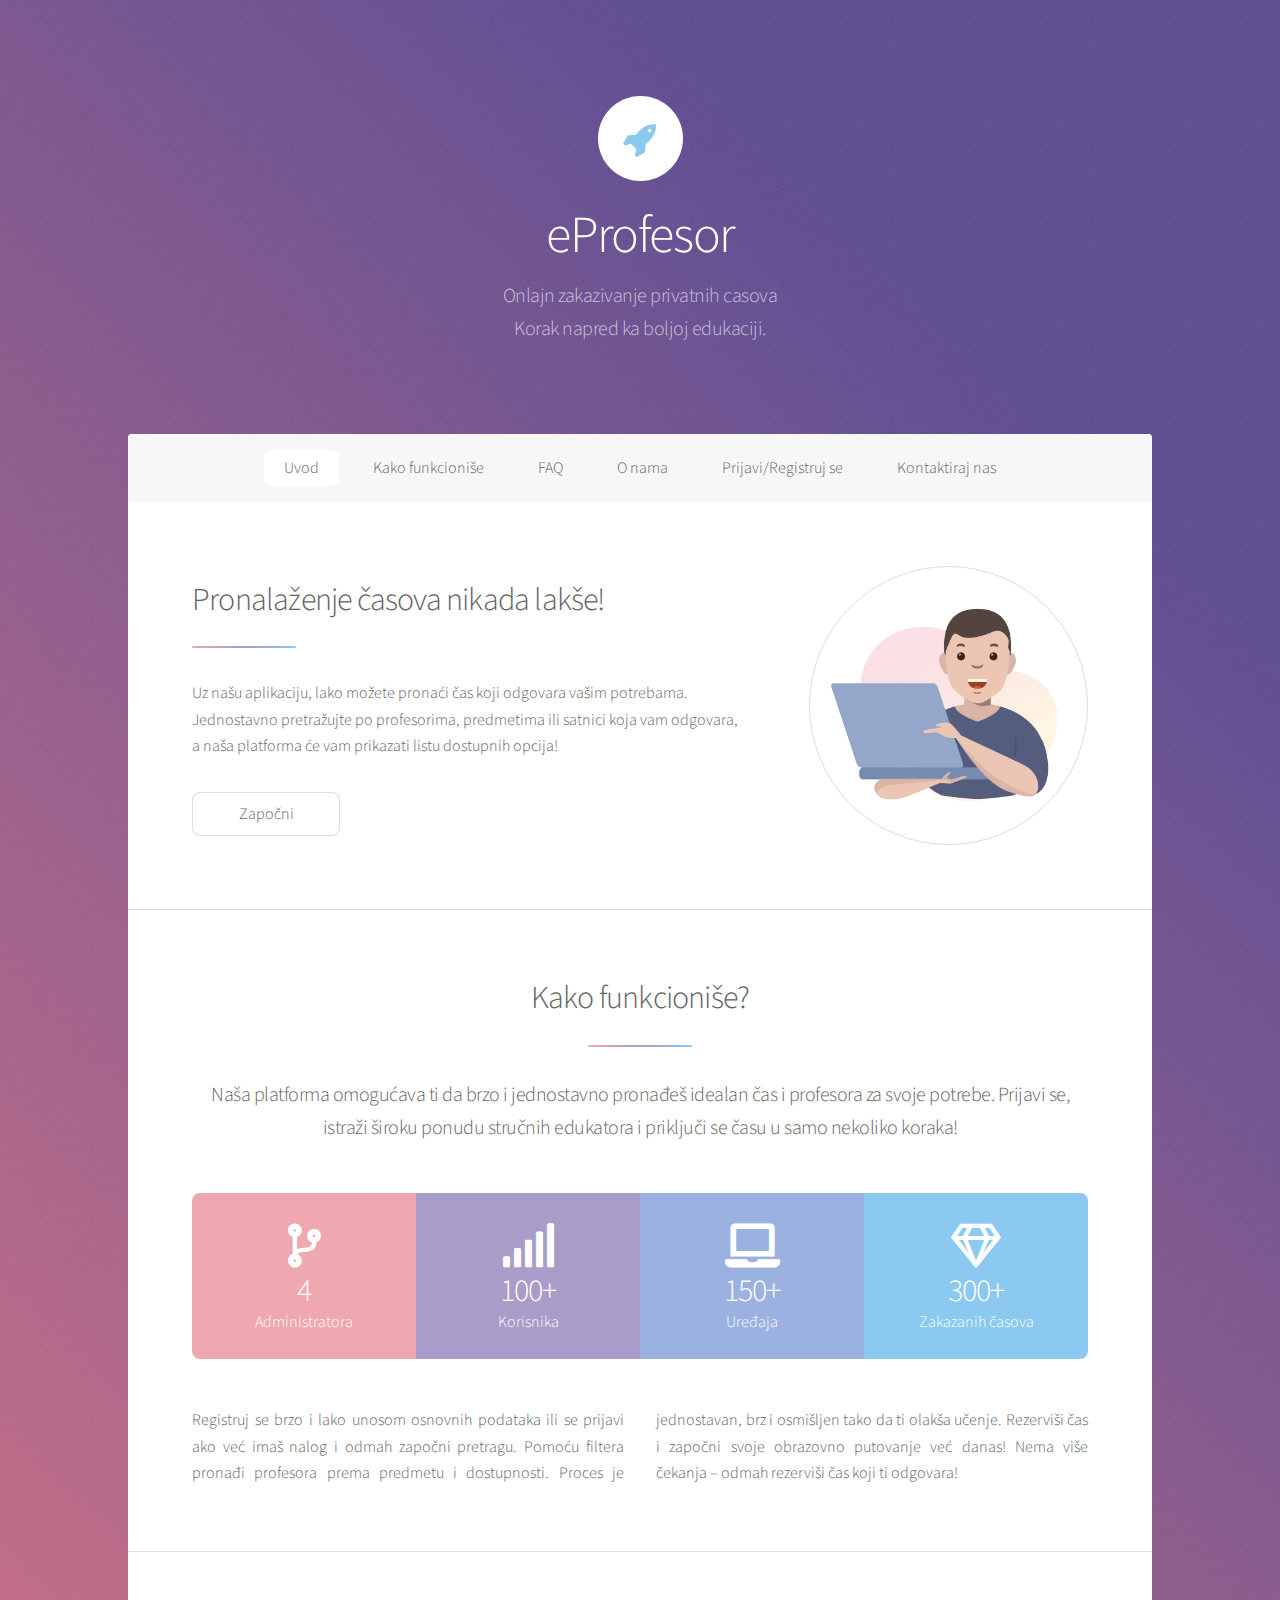
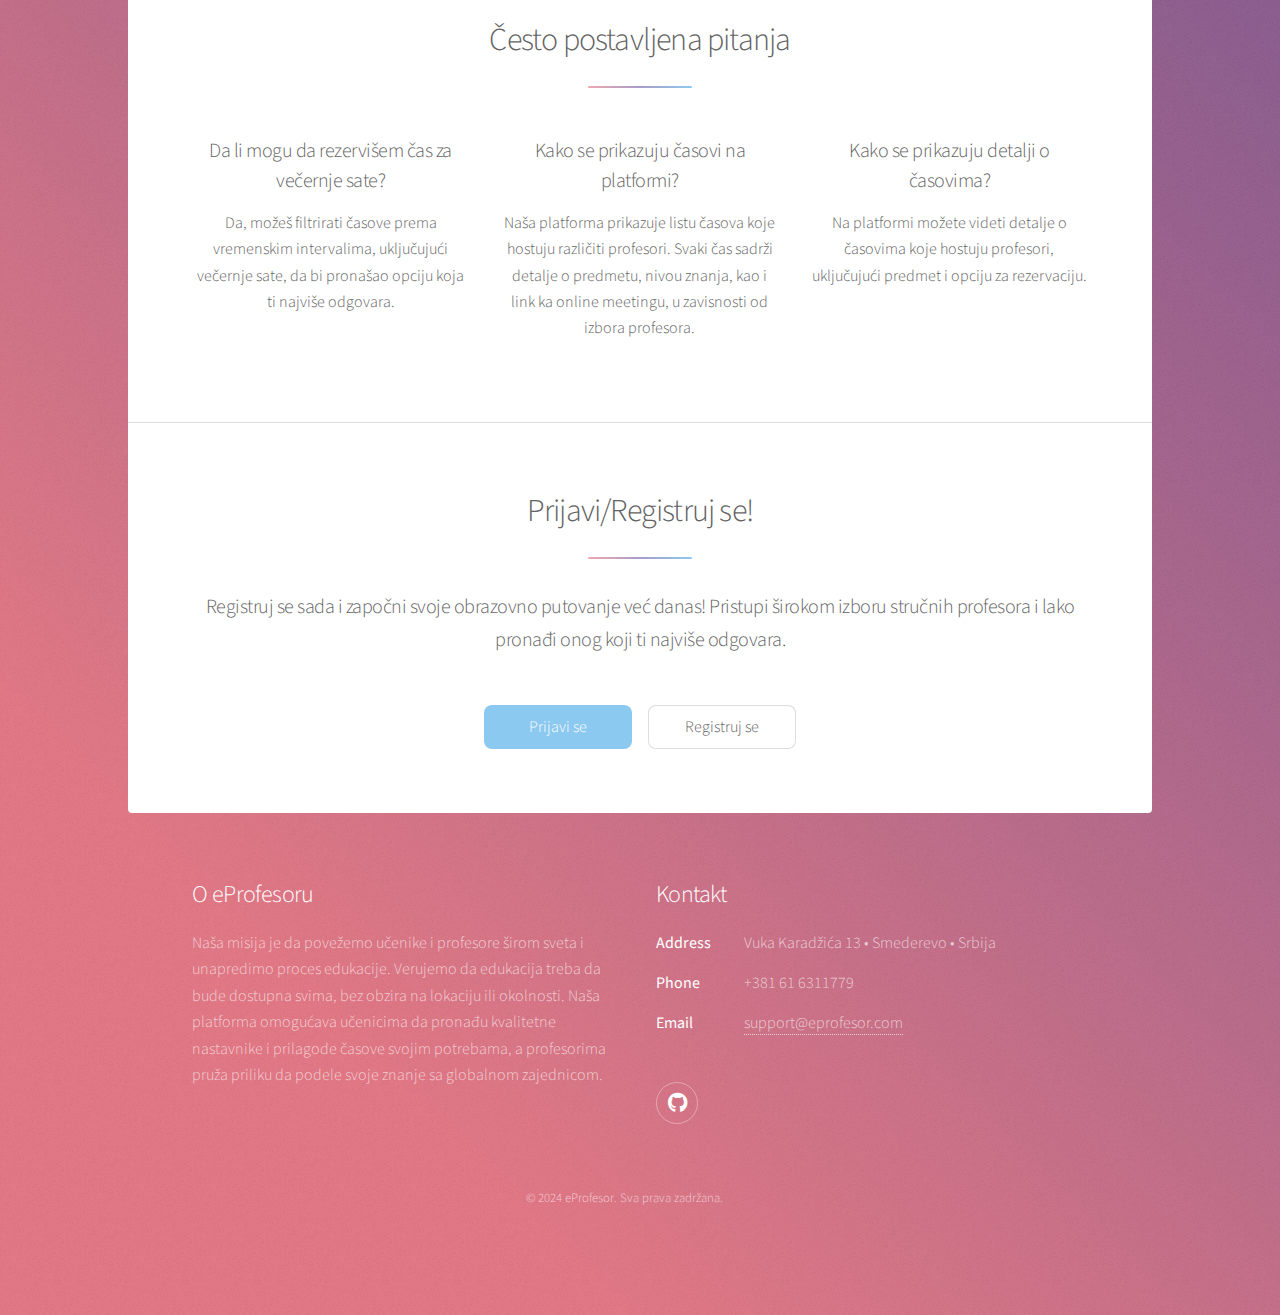
<file: src/main/resources/static/index.html>
<!DOCTYPE HTML>
<html>
	<head>
		<title>eProfesor by Jahaci Apokalipse</title>
		<meta charset="utf-8" />
		<meta name="viewport" content="width=device-width, initial-scale=1, user-scalable=no" />
		<link rel="stylesheet" href="assets/css/main.css" />
		<noscript><link rel="stylesheet" href="assets/css/noscript.css" /></noscript>
		<link rel="icon" href="images/icon.ico" type="image/x-icon">
	</head>
	<body class="is-preload">

		<!-- Wrapper -->
			<div id="wrapper">

				<!-- Header -->
					<header id="header" class="alt">
						<span class="logo"><img src="images/logo.svg" alt="" /></span>
						<h1>eProfesor</h1>
						<p>Onlajn zakazivanje privatnih casova<br />
						Korak napred ka boljoj edukaciji.</p>
					</header>

				<!-- Nav -->
					<nav id="nav">
						<ul>
							<li><a href="#intro" class="active">Uvod</a></li>
							<li><a href="#first">Kako funkcioniše</a></li>
							<li><a href="#second">FAQ</a></li>
							<li><a href="#about-us">O nama</a></li>
							<li><a href="#cta">Prijavi/Registruj se</a></li>
							<li><a href="#contact">Kontaktiraj nas</a></li>
						</ul>
					</nav>

				<!-- Main -->
					<div id="main">

						<!-- Introduction -->
							<section id="intro" class="main">
								<div class="spotlight">
									<div class="content">
										<header class="major">
											<h2>Pronalaženje časova nikada lakše!</h2>
										</header>
										<p>Uz našu aplikaciju, lako možete pronaći čas koji odgovara vašim potrebama. Jednostavno pretražujte po profesorima, predmetima ili satnici koja vam odgovara, a naša platforma će vam prikazati listu dostupnih opcija!</p><ul class="actions">
											<li><a href="register.html" class="button"> Započni </a></li>
										</ul>
									</div>
									<span class="image"><img src="images/profesor.jpeg" alt="" /></span>
								</div> 
							</section>

							<!-- First Section -->

							<section id="first" class="main special">
								<header class="major">
									<h2>Kako funkcioniše?</h2>
									<p>Naša platforma omogućava ti da brzo i jednostavno pronađeš idealan čas i profesora za svoje potrebe. Prijavi se, istraži široku ponudu stručnih edukatora i priključi se času u samo nekoliko koraka!</p>
								</header>
								<ul class="statistics">
									<li class="style1">
										<span class="icon solid fa-code-branch"></span>
										<strong>4</strong> Administratora
									</li>
									<li class="style3">
										<span class="icon solid fa-signal"></span>
										<strong>100+</strong> Korisnika
									</li>
									<li class="style4">
										<span class="icon solid fa-laptop"></span>
										<strong>150+ </strong> Uređaja
									</li>
									<li class="style5">
										<span class="icon fa-gem"></span>
										<strong>300+</strong> Zakazanih časova
									</li>
								</ul>
								<p class="content">Registruj se brzo i lako unosom osnovnih podataka ili se prijavi ako već imaš nalog i odmah započni pretragu. Pomoću filtera pronađi profesora prema predmetu i dostupnosti. Proces je jednostavan, brz i osmišljen tako da ti olakša učenje. Rezerviši čas i započni svoje obrazovno putovanje već danas!
									Nema više čekanja – odmah rezerviši čas koji ti odgovara!</p>
							</section>


						<!-- Second Section -->
							<section id="second" class="main special">
								<header class="major">
									<h2>Često postavljena pitanja</h2>
								</header>
								<ul class="features">
									<li>
										<span class=""></span>
										<h3> Da li mogu da rezervišem čas za večernje sate?</h3>
										<p> Da, možeš filtrirati časove prema vremenskim intervalima, uključujući večernje sate, da bi pronašao opciju koja ti najviše odgovara.</p>
									</li>
									<li>
										<span class=""></span>
										<h3>Kako se prikazuju časovi na platformi?</h3>
										<p>Naša platforma prikazuje listu časova koje hostuju različiti profesori. Svaki čas sadrži detalje o predmetu, nivou znanja, kao i link ka online meetingu, u zavisnosti od izbora profesora.</p>
									</li>
									<li>
										<span class=""></span>
										<h3> Kako se prikazuju detalji o časovima?</h3>
										<p> Na platformi možete videti detalje o časovima koje hostuju profesori, uključujući predmet i opciju za rezervaciju.</p>
									</li>
								</ul>
							</section>							

						<!-- Get Started -->
							<section id="cta" class="main special">
								<header class="major">
									<h2>Prijavi/Registruj se!</h2>
									<p>Registruj se sada i započni svoje obrazovno putovanje već danas! Pristupi širokom izboru stručnih profesora i lako pronađi onog koji ti najviše odgovara.</p>
								</header>
								<footer class="major">
									<ul class="actions special">
										<li><a href="login.html" class="button primary">Prijavi se</a></li>
										<li><a href="register.html" class="button">Registruj se</a></li>
									</ul>
								</footer>
							</section>
					</div>

				<!-- Footer -->
					<footer id="footer">
						<section id = "about-us">
							<h2>O eProfesoru</h2>
							<p>Naša misija je da povežemo učenike i profesore širom sveta i unapredimo proces edukacije. Verujemo da edukacija treba da bude dostupna svima, bez obzira na lokaciju ili okolnosti. Naša platforma omogućava učenicima da pronađu kvalitetne nastavnike i prilagode časove svojim potrebama, a profesorima pruža priliku da podele svoje znanje sa globalnom zajednicom.</p>
						</section>
						<section id = "contact">
							<h2>Kontakt</h2>
							<dl class="alt">
								<dt>Address</dt>
								<dd>Vuka Karadžića 13 &bull; Smederevo &bull; Srbija</dd>
								<dt>Phone</dt> 
								<dd>+381 61 6311779</dd>
								<dt>Email</dt>
								<dd><a href="mailto:support@eprofesor.com">support@eprofesor.com</a></dd>
							</dl>
							<ul class="icons">
								<li><a href="https://github.com/dimasteva/eProfesor" class="icon brands fa-github alt"><span class="label">GitHub</span></a></li>
							</ul>
						</section>
						<p class="copyright">&copy; 2024 eProfesor. Sva prava zadržana.</p>
					</footer>

			</div>

		<!-- Scripts -->
			<script src="assets/js/jquery.min.js"></script>
			<script src="assets/js/jquery.scrollex.min.js"></script>
			<script src="assets/js/jquery.scrolly.min.js"></script>
			<script src="assets/js/browser.min.js"></script>
			<script src="assets/js/breakpoints.min.js"></script>
			<script src="assets/js/util.js"></script>
			<script src="assets/js/main.js"></script>
			<!--
			<script>
				document.addEventListener('DOMContentLoaded', function () {
					// Postavljanje localStorage vrednosti na prazan string
					localStorage.setItem('username', '');
					localStorage.setItem('password', '');
				});
			</script>
			-->
	</body>
</html>
</file>
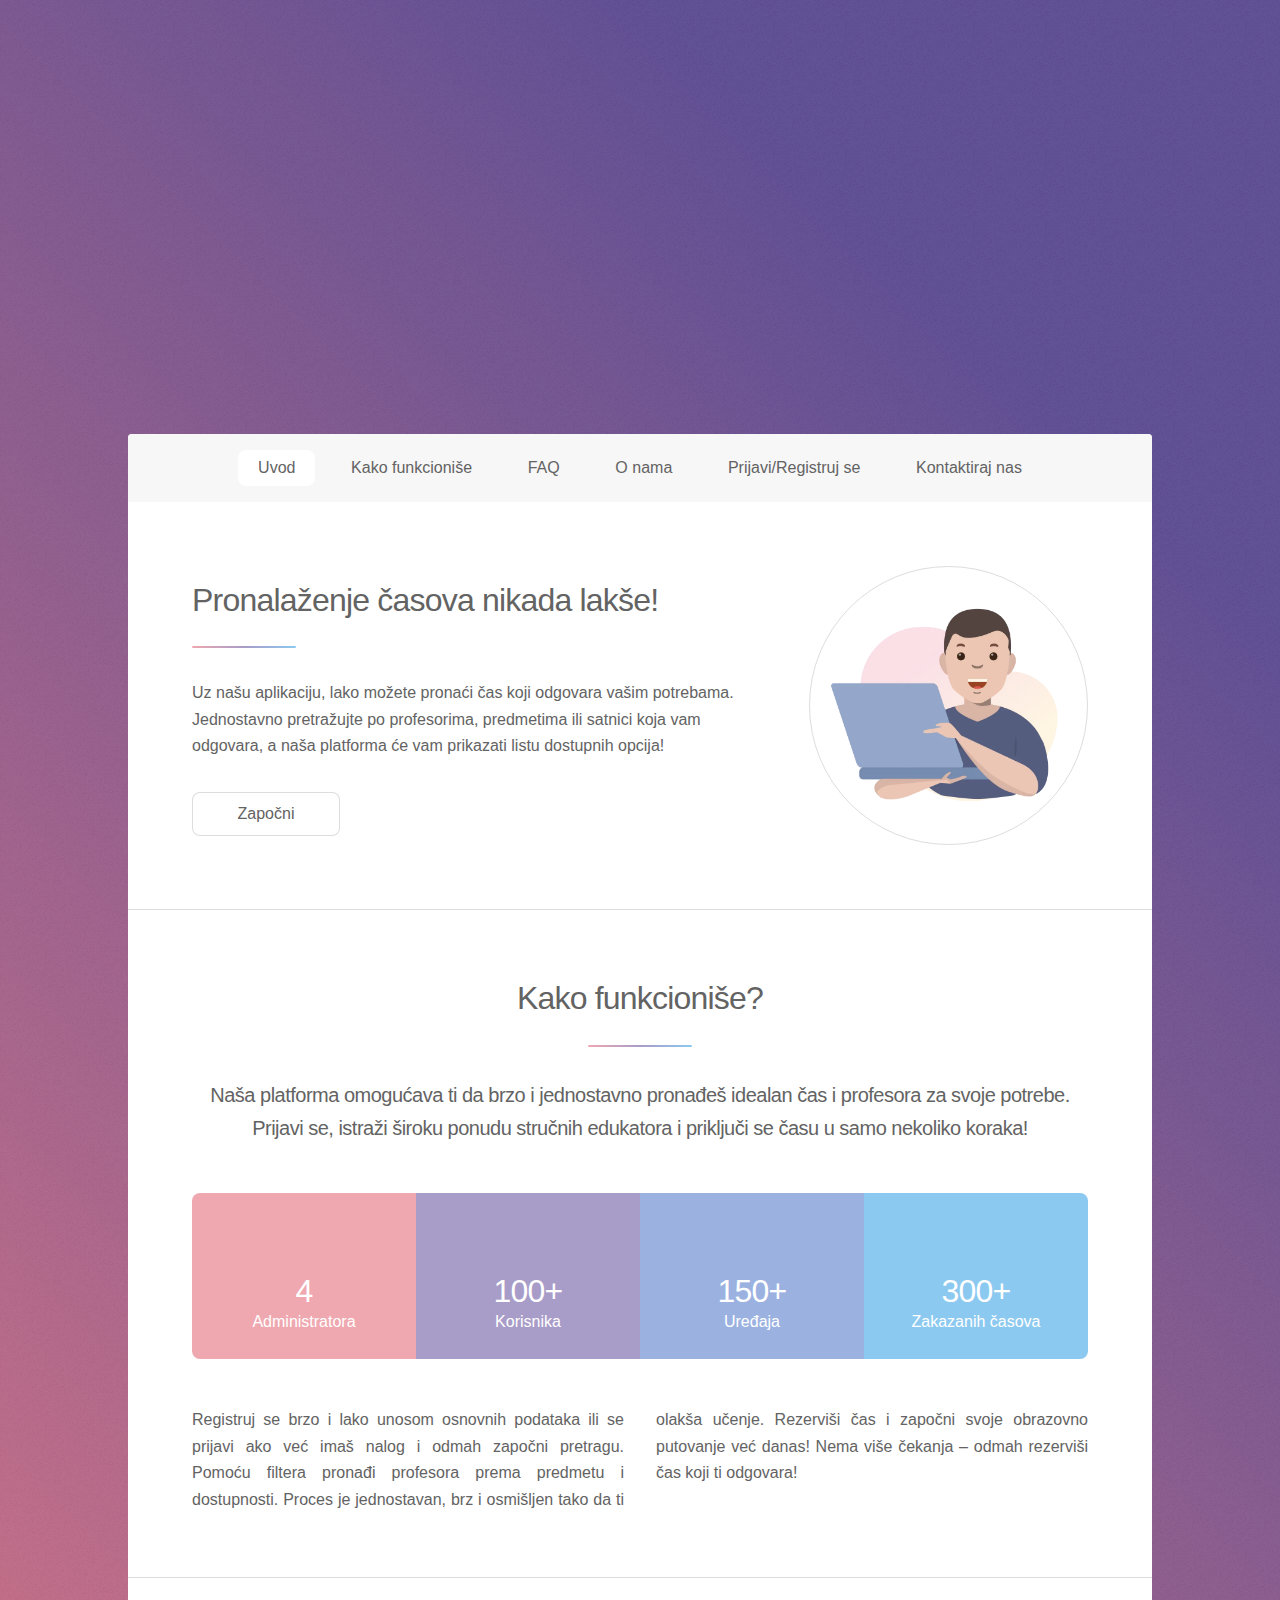
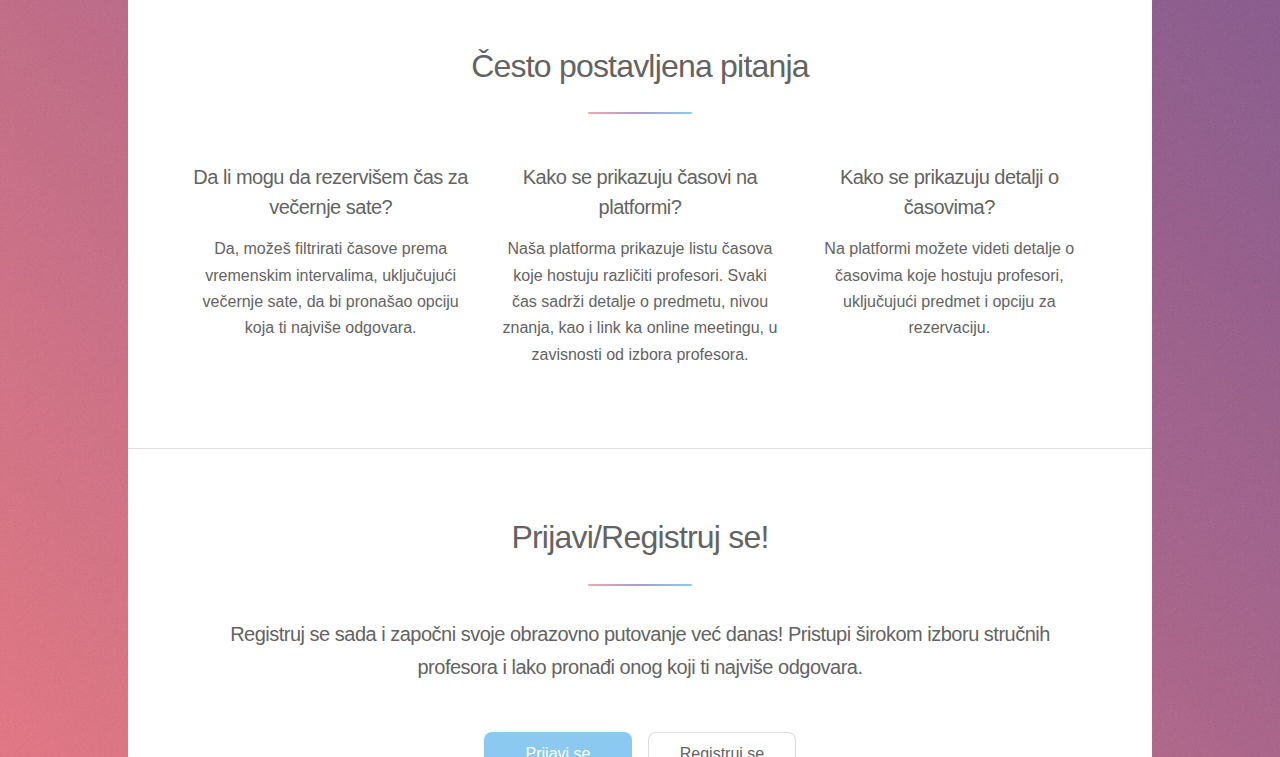
<file: src/main/resources/static/createLesson.html>
<!DOCTYPE HTML>
<html>
	<head>
		<title>eProfesor - Kreiraj čas</title>
		<meta charset="utf-8" />
		<meta name="viewport" content="width=device-width, initial-scale=1, user-scalable=no" />
		<link rel="icon" href="images/icon.ico" type="image/x-icon">
		<link rel="stylesheet" href="assets/css/main.css" />
		<noscript><link rel="stylesheet" href="assets/css/noscript.css" /></noscript>
	</head>
	<body class="is-preload">

		<!-- Wrapper -->
		<div id="wrapper">

			<!-- Header -->
			<header id="header" class="alt">
				<h1>eProfesor</h1>
				<p>Kreiraj novi čas</p>
			</header>

			<!-- Nav -->
			<nav id="nav">
				<ul>
					<li><a href="home.html">Početna</a></li>
					<li><a href="search.html">Pretraga časova</a></li>
					<li><a href="createLesson.html" class="active">Kreiraj čas</a></li>
					<li><a href="profile.html">Moj profil</a></li>
					<li><a href="#logout" id="logout">Odjavi se</a></li>
				</ul>
			</nav>

			<!-- Main -->
			<div id="main">

				<!-- Create Lesson Section -->
				<section id="create-lesson" class="main">
					<div class="spotlight">
						<div class="content">
							<header class="major">
								<h2>Kreiraj čas</h2>
							</header>
							
							<form id="create-lesson-form">
								<div class="input-group">
									<label for="lesson-name">Ime lekcije:</label>
									<input type="text" id="lesson-name" placeholder="Ime lekcije" required>
								</div>
								<br>
								<div class="input-group">
									<label for="lesson-description">Opis:</label>
									<input type="text" id="lesson-description" placeholder="Opis časa" required>
								</div>
								<br>
								<div class="input-group">
									<label for="lesson-time">Datum i vreme:</label>
									<input type="datetime-local" id="lesson-time" required>
								</div>
								<br>
								<div class="input-group">
									<label for="lesson-link">Link do časa:</label>
									<input type="text" id="lesson-link" placeholder="Link do časa" required>
								</div>
								<br>
								<button type="submit" id="submit-btn" class = "button primary">Dodaj čas</button>
							</form>
						</div>
					</div>
				</section>

			</div>

			<!-- Footer -->
			<footer id="footer">
				<section id="about-us">
					<h2>O eProfesor</h2>
					<p>Naša misija je da povežemo učenike i profesore širom sveta i unapredimo proces edukacije.</p>
				</section>
				<section id="contact">
					<h2>Kontakt</h2>
					<dl class="alt">
						<dt>Address</dt>
						<dd>Vuka Karadžića 13 &bull; Smederevo &bull; Srbija</dd>
						<dt>Phone</dt> 
						<dd>+381 61 6311779</dd>
						<dt>Email</dt>
						<dd><a href="mailto:support@eprofesor.com">support@eprofesor.com</a></dd>
					</dl>
					<ul class="icons">
						<li><a href="https://github.com/dimasteva/eProfesor" class="icon brands fa-github alt"><span class="label">GitHub</span></a></li>
					</ul>
				</section>
				<p class="copyright">&copy; 2024 eProfesor. Sva prava zadržana.</p>
			</footer>

		</div>

		<!-- Scripts -->
		<script src="assets/js/jquery.scrollex.min.js"></script>
		<script src="assets/js/jquery.scrolly.min.js"></script>
		<script src="assets/js/browser.min.js"></script>
		<script src="assets/js/breakpoints.min.js"></script>
		<script src="assets/js/util.js"></script>
		<script src = "assets/js/prevent.js"></script>
        <script src="assets/js/jquery.min.js"></script>
        <script src="assets/js/main.js"></script>
		<script>
			document.addEventListener('DOMContentLoaded', function() {
                const logoutButton = document.getElementById('logout');
                if (logoutButton) {
						logoutButton.addEventListener('click', function (e) {
							e.preventDefault(); // Sprečava default ponašanje linka
			
							// Brišemo korisničke podatke iz localStorage
							localStorage.removeItem('name');
							localStorage.removeItem('username');
							localStorage.removeItem('role');

							window.history.replaceState(null, null, 'index.html');
			
							// Preusmeravanje na index.html
							window.location.href = 'index.html';
						});
					}
				const form = document.getElementById('create-lesson-form');

				form.addEventListener('submit', async function(event) {
					event.preventDefault();

					// Preuzimanje vrednosti sa forme
					const name = document.getElementById('lesson-name').value.trim();
					const description = document.getElementById('lesson-description').value.trim();
					let timeScheduled = document.getElementById('lesson-time').value;
                    let date = new Date(timeScheduled); // Kreiraj Date objekat sa unosom

                    // Formatiraj datum u željeni oblik
                    let formattedDate = date.getFullYear() + '-' + 
                                        String(date.getMonth() + 1).padStart(2, '0') + '-' + 
                                        String(date.getDate()).padStart(2, '0') + 'T' + 
                                        String(date.getHours()).padStart(2, '0') + ':' + 
                                        String(date.getMinutes()).padStart(2, '0') + ':00';
                                        const link = document.getElementById('lesson-link').value.trim();
					
					const userRole = localStorage.getItem('role');
					
					// Proveri da li je korisnik profesor
					if (userRole !== 'TEACHER') {
						alert('Nemate pravo da kreirate čas!');
						return;
					}
                    const teacher1 = localStorage.getItem('name');
					const lessonData = {
						name: name,
						description: description,
						teacher: teacher1,
						timeScheduled: formattedDate,
						link: link,
					};

					// Pošaljite POST zahtev za kreiranje časa
					try {
						const response = await fetch('/api/lessons/create', {
							method: 'POST',
							headers: {
								'Content-Type': 'application/json'
							},
							body: JSON.stringify(lessonData)
						});

						const result = await response.json();

						if (response.ok) {
							alert('Uspešno ste kreirali čas!');
							form.reset(); // Resetuj formu
						} else {
							alert('Greška pri kreiranju časa: ' + (result.message || 'Nepoznata greška'));
						}
					} catch (error) {
						alert('Greška pri povezivanju sa serverom: ' + error.message);
					}
				});
			});
		</script>

	</body>
</html>
</file>
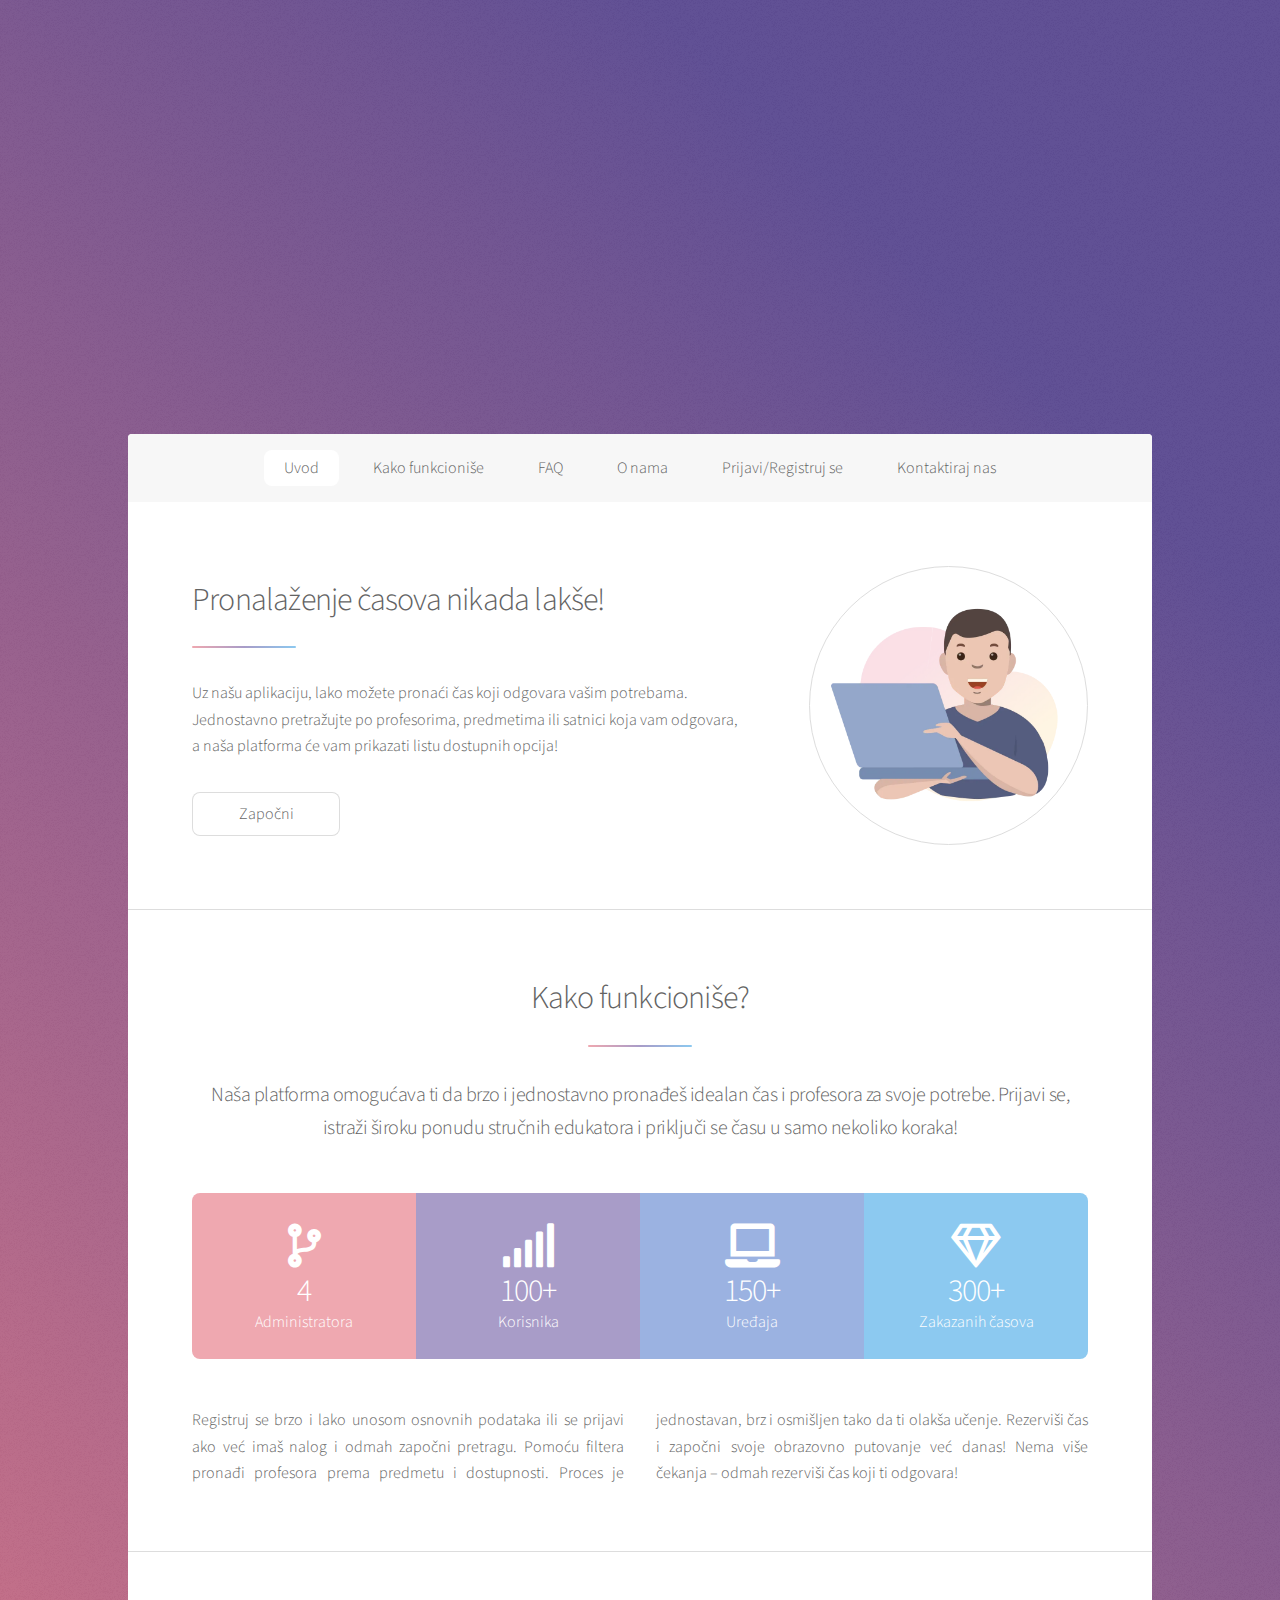
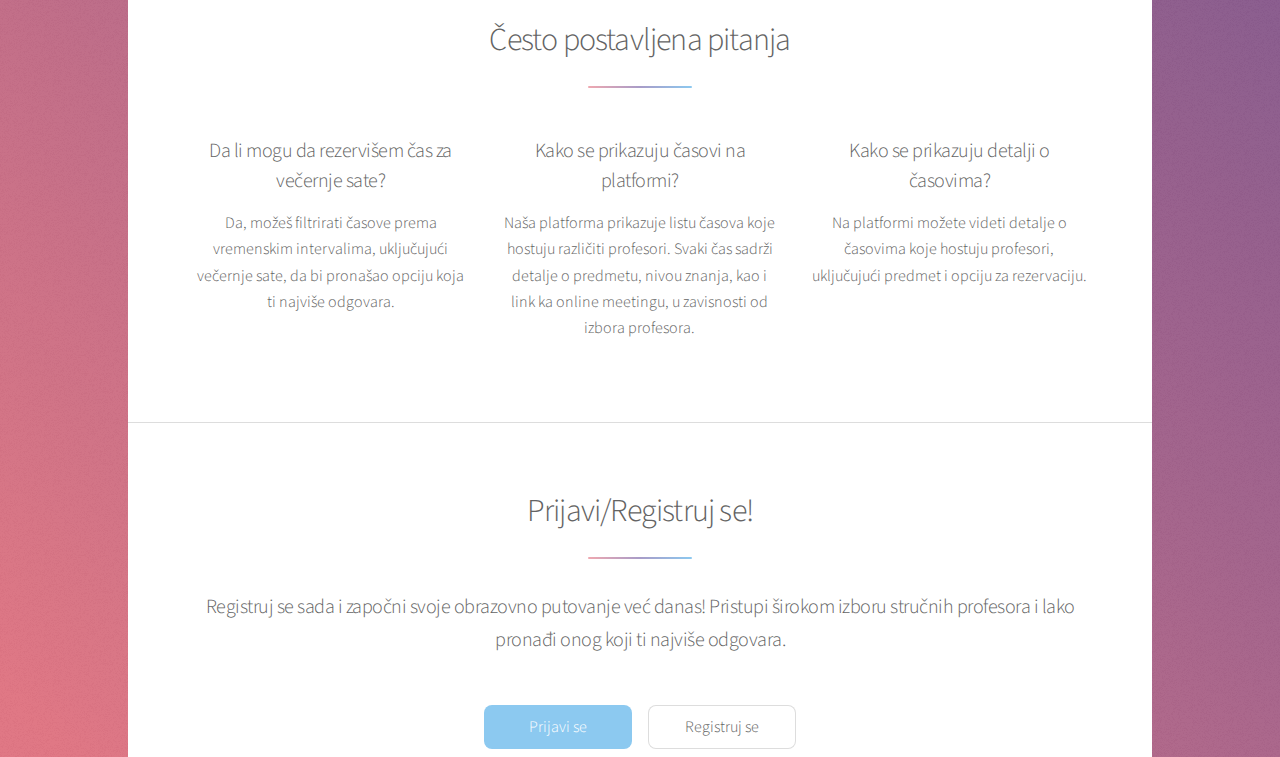
<file: src/main/resources/static/home.html>
<!DOCTYPE HTML>
<html>
	<head>
		<title>eProfesor - Početna stranica</title>
		<meta charset="utf-8" />
		<meta name="viewport" content="width=device-width, initial-scale=1, user-scalable=no" />
		<link rel="icon" href="images/icon.ico" type="image/x-icon">
		<link rel="stylesheet" href="assets/css/main.css" />
		<noscript><link rel="stylesheet" href="assets/css/noscript.css" /></noscript>
	</head>
	<body class="is-preload">

		<!-- Wrapper -->
			<div id="wrapper">

				<!-- Header -->
					<header id="header" class="alt">
						<span class="logo"><img src="images/logo.svg" alt="" /></span>
						<h1>eProfesor</h1>
						<p>Dobrodošli na platformu za online edukaciju, <span id="username"></span>!<br /></p>
					</header>

				<!-- Nav -->
					<nav id="nav">
						<ul>
							<li><a href="#intro" class="active">Uvod</a></li>
							<li><a href="search.html">Pretraga časova</a></li>
							<li id="create-class"><a href="createLesson.html">Kreiraj čas</a></li>
							<li><a href="profile.html">Moj profil</a></li>
							<li><a href="#logout" id="logout">Odjavi se</a></li>
						</ul>
					</nav>

				<!-- Main -->
					<div id="main">

						<!-- Introduction -->
							<section id="intro" class="main">
								<div class="spotlight">
									<div class="content">
										<header class="major">
											<h2>Započni pretragu profesora i rezerviši čas!</h2>
										</header>
										<p>Naša platforma omogućava vam da brzo pronađete profesora za bilo koji predmet, nivo i budžet. Prikazujemo vam sve potrebne informacije o profesorima i njihovim dostupnostima. Rezervišite čas odmah!</p>
										<ul class="actions">
											<li><a href="search.html" class="button">Pretraži časove</a></li>
										</ul>
									</div>
								</div>
							</section> 
					
					
					</div>

				<!-- Footer -->
					<footer id="footer">
						<section id = "about-us">
							<h2>O eProfesor</h2>
							<p>Naša misija je da povežemo učenike i profesore širom sveta i unapredimo proces edukacije.</p>
						</section>
						<section id = "contact">
							<h2>Kontakt</h2>
							<dl class="alt">
								<dt>Address</dt>
								<dd>Vuka Karadžića 13 &bull; Smederevo &bull; Srbija</dd>
								<dt>Phone</dt> 
								<dd>+381 61 6311779</dd>
								<dt>Email</dt>
								<dd><a href="mailto:support@eprofesor.com">support@eprofesor.com</a></dd>
							</dl>
							<ul class="icons">
								<li><a href="https://github.com/dimasteva/eProfesor" class="icon brands fa-github alt"><span class="label">GitHub</span></a></li>
							</ul>
						</section>
						<p class="copyright">&copy; 2024 eProfesor. Sva prava zadržana.</p>
					</footer>

			</div>

		<!-- Scripts -->
			<script src="assets/js/jquery.min.js"></script>
			<script src="assets/js/jquery.scrollex.min.js"></script>
			<script src="assets/js/jquery.scrolly.min.js"></script>
			<script src="assets/js/browser.min.js"></script>
			<script src="assets/js/breakpoints.min.js"></script>
			<script src="assets/js/util.js"></script>
			<script src="assets/js/main.js"></script>
			<script src = "assets/js/prevent.js"></script>

			<!-- JavaScript za korisnički logout i učitavanje korisničkog imena
			<script>
				// Učitavanje korisničkog imena
				window.onload = function() {
					let username = localStorage.getItem('username');
					if (username) {
						document.getElementById('username').innerText = username;
					} else {
						window.location.href = 'index.html';  // Ako nije prijavljen, preusmeriti na login stranicu
					}
				};

				// Logout funkcija
				document.getElementById('logout').addEventListener('click', function() {
					localStorage.removeItem('username');
					window.location.href = 'index.html';  // Preusmeravanje na login stranicu
				});
			</script>
			-->
			
			<script>
				document.addEventListener('DOMContentLoaded', function () {
					const createClassMenuItem = document.getElementById('create-class');
					const logoutButton = document.getElementById('logout');
					
					if (createClassMenuItem) { // Proveri da li element postoji
					const userRole = localStorage.getItem('role'); // Dohvati rolu iz localStorage
					if (userRole === 'STUDENT') {
						createClassMenuItem.remove(); // Ukloni element iz DOM-a
					}
					} else {
						console.error('Element sa ID-jem "create-class" nije pronađen.');
					}

					if (logoutButton) {
						logoutButton.addEventListener('click', function (e) {
							e.preventDefault(); // Sprečava default ponašanje linka
			
							// Brišemo korisničke podatke iz localStorage
							localStorage.removeItem('name');
							localStorage.removeItem('username');
							localStorage.removeItem('role');

							window.history.replaceState(null, null, 'index.html');
			
							// Preusmeravanje na index.html
							window.location.href = 'index.html';
						});
					}
				});
			</script>

	</body>
</html>
</file>
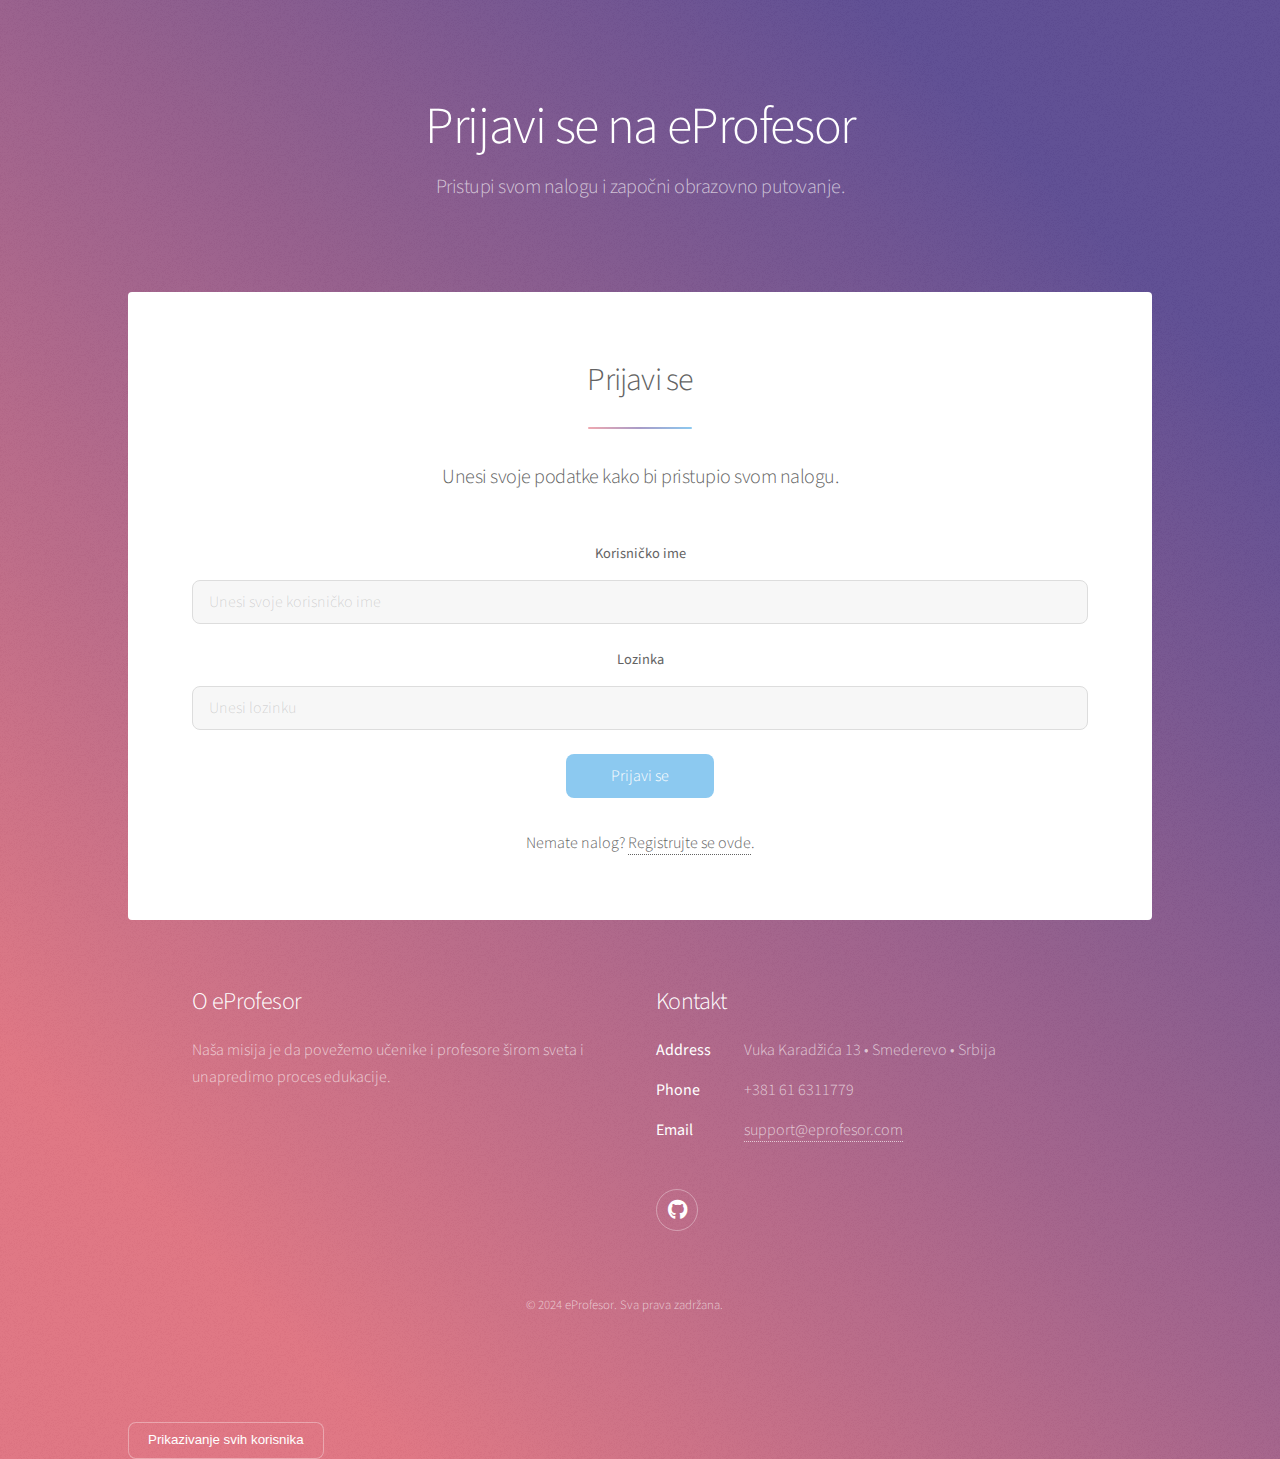
<file: src/main/resources/static/login.html>
<!DOCTYPE HTML>
<html>
	<head>
		<title>Prijavi se | eProfesor</title>
		<meta charset="utf-8" />
		<meta name="viewport" content="width=device-width, initial-scale=1, user-scalable=no" />
		<link rel="stylesheet" href="assets/css/main.css" />
		<link rel="icon" href="images/icon.ico" type="image/x-icon">
		<noscript><link rel="stylesheet" href="assets/css/noscript.css" /></noscript>
	</head>
	<body class="is-preload">

		<!-- Wrapper -->
			<div id="wrapper">

				<!-- Header -->
					<header id="header" class="alt">
						<h1>Prijavi se na eProfesor</h1>
						<p>Pristupi svom nalogu i započni obrazovno putovanje.</p>
					</header>

				<!-- Main -->
					<div id="main">

						<!-- Login Section -->
						<section id="login" class="main special">
							<header class="major">
								<h2>Prijavi se</h2>
								<p>Unesi svoje podatke kako bi pristupio svom nalogu.</p>
							</header>
							<form>
								<div class="row gtr-uniform">
									<div class="col-12">
										<label for="username">Korisničko ime</label>
										<input type="text" name="username" id="username" placeholder="Unesi svoje korisničko ime" required />
									</div>
									<div class="col-12">
										<label for="password">Lozinka</label>
										<input type="password" name="password" id="password" placeholder="Unesi lozinku" required />
									</div>
									<div class="col-12">
										<ul class="actions special">
											<li><input type="button" value="Prijavi se" class="button primary" onclick="login()"/></li>
										</ul>
									</div>
								</div>
							</form>
							<p>Nemate nalog? <a href="register.html">Registrujte se ovde</a>.</p>
						</section>

					</div>

				<!-- Footer -->
				<footer id="footer">
					<section id = "about-us">
						<h2>O eProfesor</h2>
						<p>Naša misija je da povežemo učenike i profesore širom sveta i unapredimo proces edukacije.</p>
					</section>
					<section id = "contact">
						<h2>Kontakt</h2>
						<dl class="alt">
							<dt>Address</dt>
							<dd>Vuka Karadžića 13 &bull; Smederevo &bull; Srbija</dd>
							<dt>Phone</dt> 
							<dd>+381 61 6311779</dd>
							<dt>Email</dt>
							<dd><a href="mailto:support@eprofesor.com">support@eprofesor.com</a></dd>
						</dl>
						<ul class="icons">
							<li><a href="https://github.com/dimasteva/eProfesor" class="icon brands fa-github alt"><span class="label">GitHub</span></a></li>
						</ul>
					</section>
					<p class="copyright">&copy; 2024 eProfesor. Sva prava zadržana.</p>
				</footer>
					<button onclick="getUsers()">Prikazivanje svih korisnika</button>
			</div>

		<!-- Scripts -->
			<script src="assets/js/jquery.min.js"></script>
			<script src="assets/js/jquery.scrollex.min.js"></script>
			<script src="assets/js/jquery.scrolly.min.js"></script>
			<script src="assets/js/browser.min.js"></script>
			<script src="assets/js/breakpoints.min.js"></script>
			<script src="assets/js/util.js"></script>
			<script src="assets/js/main.js"></script>
			<script src="back.js"></script>

	</body>
</html>
</file>
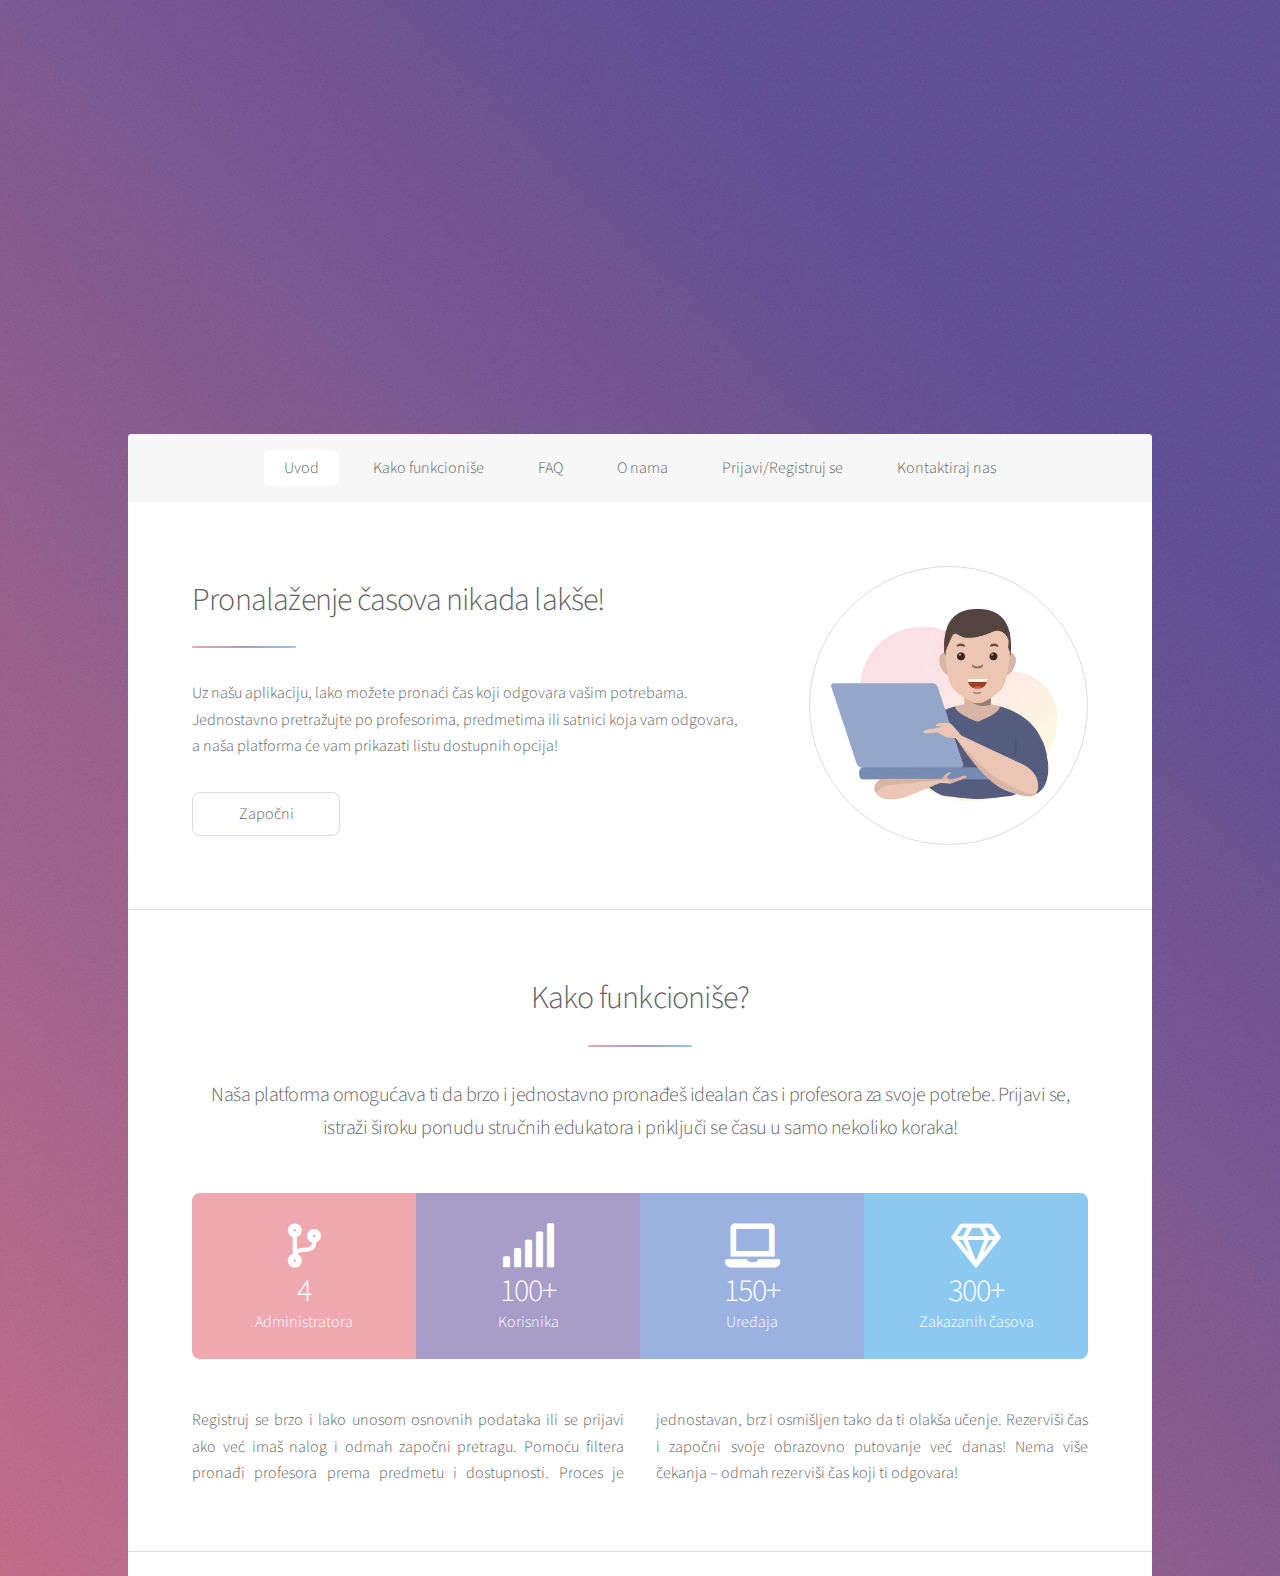
<file: src/main/resources/static/profile.html>
<!DOCTYPE HTML>
<html>
	<head>
		<title>eProfesor - Moj Profil</title>
		<meta charset="utf-8" />
		<meta name="viewport" content="width=device-width, initial-scale=1, user-scalable=no" />
		<link rel="stylesheet" href="assets/css/main.css" />
		<link rel="icon" href="images/icon.ico" type="image/x-icon">
		<noscript><link rel="stylesheet" href="assets/css/noscript.css" /></noscript>
	</head>
	<body class="is-preload">

		<!-- Wrapper -->
		<div id="wrapper">

			<!-- Header -->
			<header id="header" class="alt">
				<h1>eProfesor</h1>
				<p>Upravljaj profilom</p>
			</header>

			<!-- Nav -->
			<nav id="nav">
				<ul>
					<li><a href="home.html">Početna</a></li>
					<li><a href="search.html">Pretraga časova</a></li>
					<li id="create-class"><a href="createLesson.html">Kreiraj čas</a></li>
					<li><a href="#profile" class="active">Moj Profil</a></li>
					<li><a href="logout.html" id="logout">Odjavi se</a></li>
				</ul>
			</nav>

			<!-- Main -->
			<div id="main">

				<!-- Profile Section -->
				<section id="profile" class="main">
					<header class="major">
						<h2>Moj Profil</h2>
					</header>

					<div class="profile-container">
						<!-- Informacije o korisniku -->
						<div class="profile-info">
							<h3>Podaci o korisniku</h3>
							<table>
								<tr>
									<td><strong>Ime i prezime:</strong></td>
									<td id="name">N/A</td>
								</tr>
								<tr>
									<td><strong>Korisničko ime:</strong></td>
									<td id="username">N/A</td>
								</tr>
								<tr>
									<td><strong>Uloga:</strong></td>
									<td id="role">N/A</td>
								</tr>
							</table>								
						</div>
					</div>						

					<!-- Resetovanje lozinke -->
					<div class="reset-password">
						<h3>Resetuj lozinku</h3>
						<form id="reset-password-form">
							<div class="field">
								<label for="new-password">Nova lozinka</label>
								<input type="password" id="new-password" name="new-password" required />
							</div>
							<div class="field">
								<label for="confirm-password">Potvrdi novu lozinku</label>
								<input type="password" id="confirm-password" name="confirm-password" required />
							</div>
							<ul class="actions">
								<li><input type="submit" value="Promeni lozinku" class="button primary" /></li>
							</ul>
						</form>
					</div>
				</section>
			</div>

			<!-- Footer -->
			<footer id="footer">
				<p class="copyright">&copy; 2024 eProfesor. Sva prava zadržana.</p>
			</footer>

		</div>

		<!-- Scripts -->
		<script src="assets/js/jquery.min.js"></script>
		<script src="assets/js/jquery.scrollex.min.js"></script>
		<script src="assets/js/jquery.scrolly.min.js"></script>
		<script src="assets/js/browser.min.js"></script>
		<script src="assets/js/breakpoints.min.js"></script>
		<script src="assets/js/util.js"></script>
		<script src="assets/js/main.js"></script>
		<script src="assets/js/prevent.js"></script>
		<script>

			document.addEventListener('DOMContentLoaded', function () {
				const createClassMenuItem = document.getElementById('create-class');
				const logoutButton = document.getElementById('logout');
				const resetPasswordForm = document.getElementById('reset-password-form');
				const newPasswordInput = document.getElementById('new-password');
				const confirmPasswordInput = document.getElementById('confirm-password');

				// Proveri da li je korisnička uloga student
				if (createClassMenuItem) {
					const userRole = localStorage.getItem('role');
					if (userRole === 'STUDENT') {
						createClassMenuItem.remove();
					}
				}

				// Dohvatanje podataka iz localStorage
				const name = localStorage.getItem('name');
				const username = localStorage.getItem('username');
				let role = localStorage.getItem('role');
				if (role === 'TEACHER') role = 'Profesor';

				// Funkcija za formatiranje stringa
				function capitalizeFirstLetter(str) {
					if (!str) return '';
					return str.charAt(0).toUpperCase() + str.slice(1).toLowerCase();
				}

				// Postavljanje podataka
				document.getElementById('name').textContent = name || 'N/A';
				document.getElementById('username').textContent = username || 'N/A';
				document.getElementById('role').textContent = capitalizeFirstLetter(role) || 'N/A';

				// Log out funkcionalnost
				if (logoutButton) {
					logoutButton.addEventListener('click', function (e) {
						e.preventDefault();
						localStorage.removeItem('name');
						localStorage.removeItem('username');
						localStorage.removeItem('role');
						window.history.replaceState(null, null, 'index.html');
						window.location.href = 'index.html';
					});
				}

				// Password reset form submission
				resetPasswordForm.addEventListener('submit', function (e) {
				e.preventDefault(); // Sprečava reload stranice

				const newPassword = newPasswordInput.value;
				const confirmPassword = confirmPasswordInput.value;

				// Proveri da li se lozinke poklapaju
				if (newPassword !== confirmPassword) {
					alert("Lozinke se ne poklapaju. Molimo vas da pokušate ponovo.");
					return;
				}

				// Dohvati podatke iz localStorage
				const username = localStorage.getItem('username');
				const password = localStorage.getItem('password'); // Assuming the password is also stored in localStorage

				// Pravljenje JSON objekta za slanje
				const data = {
					"username": username,
					"password": password,
					"newPassword": newPassword
				};

				// Slanje POST zahteva
				fetch('/api/users/reset', {
					method: 'POST',
					headers: {
						'Content-Type': 'application/json',
					},
					body: JSON.stringify(data),
				})
				.then(response => response.json())
				.then(data => {
					// Ako je uspešno, obavesti korisnika i ažuriraj localStorage sa novom lozinkom
					if (data.password) { // Assuming the response contains the updated password
						localStorage.setItem('password', data.password); // Save the updated password in localStorage
						alert("Lozinka je uspešno promenjena.");
					} else {
						alert("Došlo je do greške pri promeni lozinke.");
					}
				})
				.catch(error => {
					// Ako dođe do greške, obavesti korisnika
					alert("Došlo je do greške: " + error.message);
				});
			});
			});

		</script>
	</body>
</html>
</file>
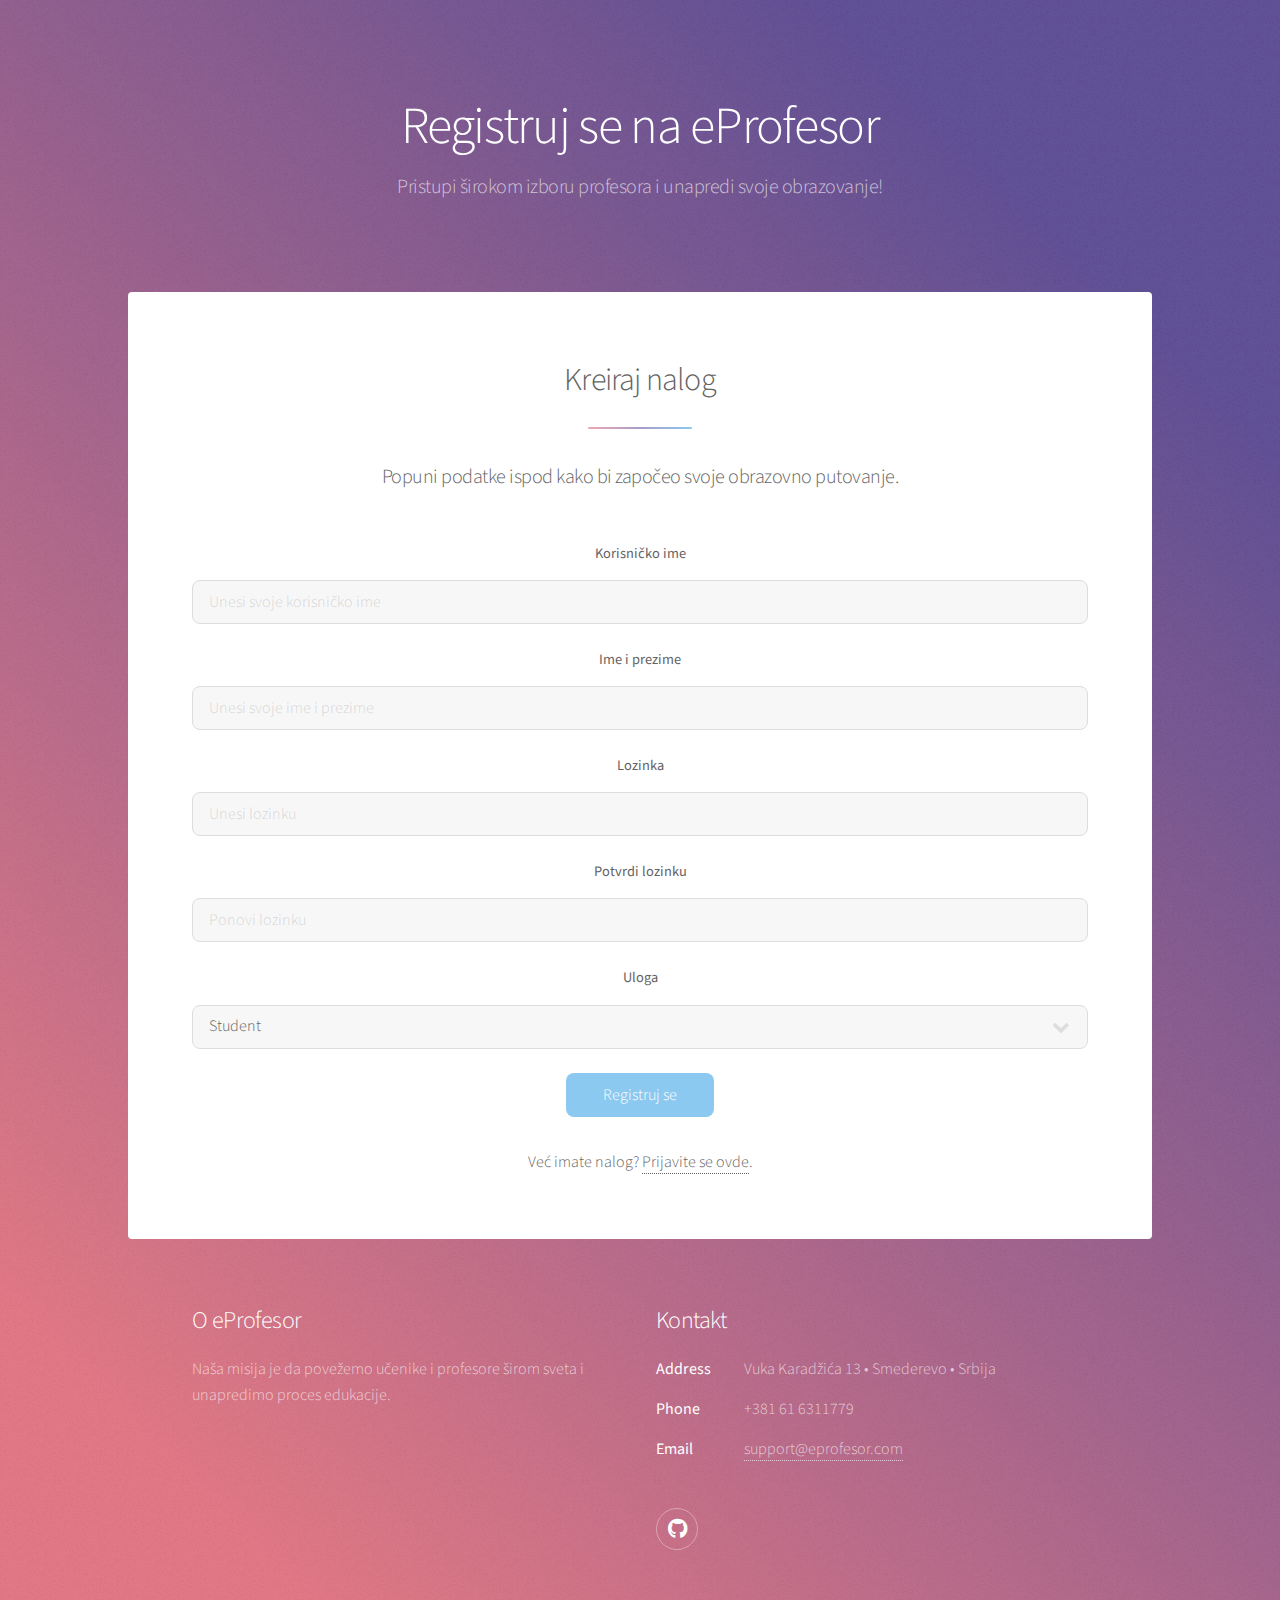
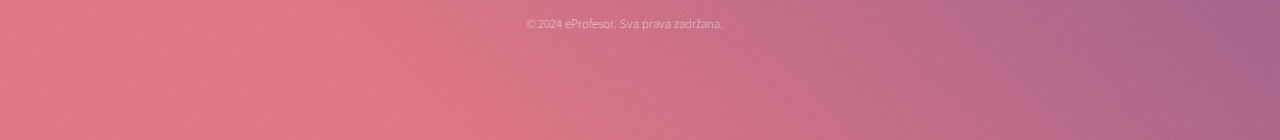
<file: src/main/resources/static/register.html>
<!DOCTYPE HTML>
<html>
	<head>
		<title>Registracija | eProfesor</title>
		<meta charset="utf-8" />
		<meta name="viewport" content="width=device-width, initial-scale=1, user-scalable=no" />
		<link rel="stylesheet" href="assets/css/main.css" />
		<link rel="icon" href="images/icon.ico" type="image/x-icon">
		<noscript><link rel="stylesheet" href="assets/css/noscript.css" /></noscript>
	</head>
	<body class="is-preload">

		<!-- Wrapper -->
			<div id="wrapper">

				<!-- Header -->
					<header id="header" class="alt">
						<h1>Registruj se na eProfesor</h1>
						<p>Pristupi širokom izboru profesora i unapredi svoje obrazovanje!</p>
					</header>

				<!-- Main -->
					<div id="main">

						<!-- Registration Section -->
						<section id="register" class="main special">
							<header class="major">
								<h2>Kreiraj nalog</h2>
								<p>Popuni podatke ispod kako bi započeo svoje obrazovno putovanje.</p>
							</header>
							<form method="post">
								<div class="row gtr-uniform">
									<div class="col-6 col-12">
										<label for="username">Korisničko ime</label>
										<input type="text" name="username" id="username" placeholder="Unesi svoje korisničko ime" required />
									</div>
									<div class="col-6 col-12">
										<label for="first-name">Ime i prezime</label>
										<input type="text" name="firstName" id="first-name" placeholder="Unesi svoje ime i prezime" required />
									</div>
									<div class="col-12">
										<label for="password">Lozinka</label>
										<input type="password" name="password" id="password" placeholder="Unesi lozinku" required />
									</div>
									<div class="col-12">
										<label for="confirm-password">Potvrdi lozinku</label>
										<input type="password" name="confirmPassword" id="confirm-password" placeholder="Ponovi lozinku" required />
									</div>
									<div class="col-6 col-12">
										<label for="role">Uloga</label>
										<select name="role" id="role" required>
											<option value="student">Student</option>
											<option value="profesor">Profesor</option>
										</select>
									</div>
									<div class="col-12">
										<ul class="actions special">
											<li><input type="button" value="Registruj se" class="button primary" onclick="register()"/></li>
										</ul>
									</div>
								</div>
							</form>
							<p>Već imate nalog? <a href="login.html">Prijavite se ovde</a>.</p>
						</section>

					</div>

				<!-- Footer -->
					<footer id="footer">
						<section id = "about-us">
							<h2>O eProfesor</h2>
							<p>Naša misija je da povežemo učenike i profesore širom sveta i unapredimo proces edukacije.</p>
						</section>
						<section id = "contact">
							<h2>Kontakt</h2>
							<dl class="alt">
								<dt>Address</dt>
								<dd>Vuka Karadžića 13 &bull; Smederevo &bull; Srbija</dd>
								<dt>Phone</dt> 
								<dd>+381 61 6311779</dd>
								<dt>Email</dt>
								<dd><a href="mailto:support@eprofesor.com">support@eprofesor.com</a></dd>
							</dl>
							<ul class="icons">
								<li><a href="https://github.com/dimasteva/eProfesor" class="icon brands fa-github alt"><span class="label">GitHub</span></a></li>
							</ul>
						</section>
						<p class="copyright">&copy; 2024 eProfesor. Sva prava zadržana.</p>
					</footer>
				</div>

		<!-- Scripts -->
			<script src="assets/js/jquery.min.js"></script>
			<script src="assets/js/jquery.scrollex.min.js"></script>
			<script src="assets/js/jquery.scrolly.min.js"></script>
			<script src="assets/js/browser.min.js"></script>
			<script src="assets/js/breakpoints.min.js"></script>
			<script src="assets/js/util.js"></script>
			<script src="assets/js/main.js"></script>
			<script src="back.js"></script>

	</body>
</html>
</file>
<file: src/main/resources/static/assets/css/noscript.css>
/* Header */

	body.is-preload #header.alt > * {
		opacity: 1;
	}

	body.is-preload #header.alt .logo {
		-moz-transform: none;
		-webkit-transform: none;
		-ms-transform: none;
		transform: none;
	}
</file>
<file: src/main/resources/static/assets/css/main.css>
@import url(fontawesome-all.min.css);
@import 'https://fonts.googleapis.com/css?family=Source+Sans+Pro:300,400';


html, body, div, span, applet, object,
iframe, h1, h2, h3, h4, h5, h6, p, blockquote,
pre, a, abbr, acronym, address, big, cite,
code, del, dfn, em, img, ins, kbd, q, s, samp,
small, strike, strong, sub, sup, tt, var, b,
u, i, center, dl, dt, dd, ol, ul, li, fieldset,
form, label, legend, table, caption, tbody,
tfoot, thead, tr, th, td, article, aside,
canvas, details, embed, figure, figcaption,
footer, header, hgroup, menu, nav, output, ruby,
section, summary, time, mark, audio, video {
	margin: 0;
	padding: 0;
	border: 0;
	font-size: 100%;
	font: inherit;
	vertical-align: baseline;}

article, aside, details, figcaption, figure,
footer, header, hgroup, menu, nav, section {
	display: block;}

body {
	line-height: 1;
}

ol, ul {
	list-style: none;
}

blockquote, q {
	quotes: none;
}

	blockquote:before, blockquote:after, q:before, q:after {
		content: '';
		content: none;
	}

table {
	border-collapse: collapse;
	border-spacing: 0;
}

body {
	-webkit-text-size-adjust: none;
}

mark {
	background-color: transparent;
	color: inherit;
}

input::-moz-focus-inner {
	border: 0;
	padding: 0;
}

input, select, textarea {
	-moz-appearance: none;
	-webkit-appearance: none;
	-ms-appearance: none;
	appearance: none;
}

/* Basic */

	@-ms-viewport {
		width: device-width;
	}

	body {
		-ms-overflow-style: scrollbar;
	}

	@media screen and (max-width: 480px) {

		html, body {
			min-width: 320px;
		}

	}

	html {
		box-sizing: border-box;
	}

	*, *:before, *:after {
		box-sizing: inherit;
	}

	body {
		background-color: #935d8c;
		background-image: url("images/overlay.png"), -moz-linear-gradient(45deg, #e37682 15%, #5f4d93 85%);
		background-image: url("images/overlay.png"), -webkit-linear-gradient(45deg, #e37682 15%, #5f4d93 85%);
		background-image: url("images/overlay.png"), -ms-linear-gradient(45deg, #e37682 15%, #5f4d93 85%);
		background-image: url("images/overlay.png"), linear-gradient(45deg, #e37682 15%, #5f4d93 85%);
	}

		body.is-preload *, body.is-preload *:before, body.is-preload *:after {
			-moz-animation: none !important;
			-webkit-animation: none !important;
			-ms-animation: none !important;
			animation: none !important;
			-moz-transition: none !important;
			-webkit-transition: none !important;
			-ms-transition: none !important;
			transition: none !important;
		}

/* Type */

	body {
		background-color: #935d8c;
		color: rgba(255, 255, 255, 0.65);
	}

	body, input, select, textarea {
		font-family: "Source Sans Pro", Helvetica, sans-serif;
		font-size: 17pt;
		font-weight: 300;
		line-height: 1.65;
	}

		@media screen and (max-width: 1680px) {

			body, input, select, textarea {
				font-size: 14pt;
			}

		}

		@media screen and (max-width: 1280px) {

			body, input, select, textarea {
				font-size: 12pt;
			}

		}

		@media screen and (max-width: 360px) {

			body, input, select, textarea {
				font-size: 11pt;
			}

		}

	a {
		-moz-transition: color 0.2s ease, border-bottom 0.2s ease;
		-webkit-transition: color 0.2s ease, border-bottom 0.2s ease;
		-ms-transition: color 0.2s ease, border-bottom 0.2s ease;
		transition: color 0.2s ease, border-bottom 0.2s ease;
		text-decoration: none;
		border-bottom: dotted 1px;
		color: inherit;
	}

		a:hover {
			border-bottom-color: transparent;
		}

	strong, b {
		font-weight: 400;
	}

	em, i {
		font-style: italic;
	}

	p {
		margin: 0 0 2em 0;
	}

		p.content {
			-moz-columns: 20em 2;
			-webkit-columns: 20em 2;
			-ms-columns: 20em 2;
			columns: 20em 2;
			-moz-column-gap: 2em;
			-webkit-column-gap: 2em;
			-ms-column-gap: 2em;
			column-gap: 2em;
			text-align: justify;
		}

	h1, h2, h3, h4, h5, h6 {
		font-weight: 300;
		line-height: 1.5;
		margin: 0 0 0.7em 0;
		letter-spacing: -0.025em;
	}

		h1 a, h2 a, h3 a, h4 a, h5 a, h6 a {
			color: inherit;
			text-decoration: none;
		}

	h1 {
		font-size: 2.5em;
		line-height: 1.2;
	}

	h2 {
		font-size: 1.5em;
	}

	h3 {
		font-size: 1.25em;
	}

	h4 {
		font-size: 1.1em;
	}

	h5 {
		font-size: 0.9em;
	}

	h6 {
		font-size: 0.7em;
	}

	@media screen and (max-width: 736px) {

		h1 {
			font-size: 2em;
		}

	}

	sub {
		font-size: 0.8em;
		position: relative;
		top: 0.5em;
	}

	sup {
		font-size: 0.8em;
		position: relative;
		top: -0.5em;
	}

	blockquote {
		border-left: solid 4px;
		font-style: italic;
		margin: 0 0 2em 0;
		padding: 0.5em 0 0.5em 2em;
	}

	code {
		border-radius: 8px;
		border: solid 1px;
		font-family: "Courier New", monospace;
		font-size: 0.9em;
		margin: 0 0.25em;
		padding: 0.25em 0.65em;
	}

	pre {
		-webkit-overflow-scrolling: touch;
		font-family: "Courier New", monospace;
		font-size: 0.9em;
		margin: 0 0 2em 0;
	}

		pre code {
			display: block;
			line-height: 1.75;
			padding: 1em 1.5em;
			overflow-x: auto;
		}

	hr {
		border: 0;
		border-bottom: solid 1px;
		margin: 2em 0;
	}

		hr.major {
			margin: 3em 0;
		}

	.align-left {
		text-align: left;
	}

	.align-center {
		text-align: center;
	}

	.align-right {
		text-align: right;
	}

	input, select, textarea {
		color: #ffffff;
	}

	a:hover {
		color: #ffffff;
	}

	strong, b {
		color: #ffffff;
	}

	h1, h2, h3, h4, h5, h6 {
		color: #ffffff;
	}

	blockquote {
		border-left-color: rgba(255, 255, 255, 0.35);
	}

	code {
		background: rgba(255, 255, 255, 0.075);
		border-color: rgba(255, 255, 255, 0.35);
	}

	hr {
		border-bottom-color: rgba(255, 255, 255, 0.35);
	}

/* Row */

	.row {
		display: flex;
		flex-wrap: wrap;
		box-sizing: border-box;
		align-items: stretch;
	}

		.row > * {
			box-sizing: border-box;
		}

		.row.gtr-uniform > * > :last-child {
			margin-bottom: 0;
		}

		.row.aln-left {
			justify-content: flex-start;
		}

		.row.aln-center {
			justify-content: center;
		}

		.row.aln-right {
			justify-content: flex-end;
		}

		.row.aln-top {
			align-items: flex-start;
		}

		.row.aln-middle {
			align-items: center;
		}

		.row.aln-bottom {
			align-items: flex-end;
		}

		.row > .imp {
			order: -1;
		}

		.row > .col-1 {
			width: 8.33333%;
		}

		.row > .off-1 {
			margin-left: 8.33333%;
		}

		.row > .col-2 {
			width: 16.66667%;
		}

		.row > .off-2 {
			margin-left: 16.66667%;
		}

		.row > .col-3 {
			width: 25%;
		}

		.row > .off-3 {
			margin-left: 25%;
		}

		.row > .col-4 {
			width: 33.33333%;
		}

		.row > .off-4 {
			margin-left: 33.33333%;
		}

		.row > .col-5 {
			width: 41.66667%;
		}

		.row > .off-5 {
			margin-left: 41.66667%;
		}

		.row > .col-6 {
			width: 50%;
		}

		.row > .off-6 {
			margin-left: 50%;
		}

		.row > .col-7 {
			width: 58.33333%;
		}

		.row > .off-7 {
			margin-left: 58.33333%;
		}

		.row > .col-8 {
			width: 66.66667%;
		}

		.row > .off-8 {
			margin-left: 66.66667%;
		}

		.row > .col-9 {
			width: 75%;
		}

		.row > .off-9 {
			margin-left: 75%;
		}

		.row > .col-10 {
			width: 83.33333%;
		}

		.row > .off-10 {
			margin-left: 83.33333%;
		}

		.row > .col-11 {
			width: 91.66667%;
		}

		.row > .off-11 {
			margin-left: 91.66667%;
		}

		.row > .col-12 {
			width: 100%;
		}

		.row > .off-12 {
			margin-left: 100%;
		}

		.row.gtr-0 {
			margin-top: 0;
			margin-left: 0em;
		}

			.row.gtr-0 > * {
				padding: 0 0 0 0em;
			}

			.row.gtr-0.gtr-uniform {
				margin-top: 0em;
			}

				.row.gtr-0.gtr-uniform > * {
					padding-top: 0em;
				}

		.row.gtr-25 {
			margin-top: 0;
			margin-left: -0.375em;
		}

			.row.gtr-25 > * {
				padding: 0 0 0 0.375em;
			}

			.row.gtr-25.gtr-uniform {
				margin-top: -0.375em;
			}

				.row.gtr-25.gtr-uniform > * {
					padding-top: 0.375em;
				}

		.row.gtr-50 {
			margin-top: 0;
			margin-left: -0.75em;
		}

			.row.gtr-50 > * {
				padding: 0 0 0 0.75em;
			}

			.row.gtr-50.gtr-uniform {
				margin-top: -0.75em;
			}

				.row.gtr-50.gtr-uniform > * {
					padding-top: 0.75em;
				}

		.row {
			margin-top: 0;
			margin-left: -1.5em;
		}

			.row > * {
				padding: 0 0 0 1.5em;
			}

			.row.gtr-uniform {
				margin-top: -1.5em;
			}

				.row.gtr-uniform > * {
					padding-top: 1.5em;
				}

		.row.gtr-150 {
			margin-top: 0;
			margin-left: -2.25em;
		}

			.row.gtr-150 > * {
				padding: 0 0 0 2.25em;
			}

			.row.gtr-150.gtr-uniform {
				margin-top: -2.25em;
			}

				.row.gtr-150.gtr-uniform > * {
					padding-top: 2.25em;
				}

		.row.gtr-200 {
			margin-top: 0;
			margin-left: -3em;
		}

			.row.gtr-200 > * {
				padding: 0 0 0 3em;
			}

			.row.gtr-200.gtr-uniform {
				margin-top: -3em;
			}

				.row.gtr-200.gtr-uniform > * {
					padding-top: 3em;
				}

		@media screen and (max-width: 1680px) {

			.row {
				display: flex;
				flex-wrap: wrap;
				box-sizing: border-box;
				align-items: stretch;
			}

				.row > * {
					box-sizing: border-box;
				}

				.row.gtr-uniform > * > :last-child {
					margin-bottom: 0;
				}

				.row.aln-left {
					justify-content: flex-start;
				}

				.row.aln-center {
					justify-content: center;
				}

				.row.aln-right {
					justify-content: flex-end;
				}

				.row.aln-top {
					align-items: flex-start;
				}

				.row.aln-middle {
					align-items: center;
				}

				.row.aln-bottom {
					align-items: flex-end;
				}

				.row > .imp-xlarge {
					order: -1;
				}

				.row > .col-1-xlarge {
					width: 8.33333%;
				}

				.row > .off-1-xlarge {
					margin-left: 8.33333%;
				}

				.row > .col-2-xlarge {
					width: 16.66667%;
				}

				.row > .off-2-xlarge {
					margin-left: 16.66667%;
				}

				.row > .col-3-xlarge {
					width: 25%;
				}

				.row > .off-3-xlarge {
					margin-left: 25%;
				}

				.row > .col-4-xlarge {
					width: 33.33333%;
				}

				.row > .off-4-xlarge {
					margin-left: 33.33333%;
				}

				.row > .col-5-xlarge {
					width: 41.66667%;
				}

				.row > .off-5-xlarge {
					margin-left: 41.66667%;
				}

				.row > .col-6-xlarge {
					width: 50%;
				}

				.row > .off-6-xlarge {
					margin-left: 50%;
				}

				.row > .col-7-xlarge {
					width: 58.33333%;
				}

				.row > .off-7-xlarge {
					margin-left: 58.33333%;
				}

				.row > .col-8-xlarge {
					width: 66.66667%;
				}

				.row > .off-8-xlarge {
					margin-left: 66.66667%;
				}

				.row > .col-9-xlarge {
					width: 75%;
				}

				.row > .off-9-xlarge {
					margin-left: 75%;
				}

				.row > .col-10-xlarge {
					width: 83.33333%;
				}

				.row > .off-10-xlarge {
					margin-left: 83.33333%;
				}

				.row > .col-11-xlarge {
					width: 91.66667%;
				}

				.row > .off-11-xlarge {
					margin-left: 91.66667%;
				}

				.row > .col-12-xlarge {
					width: 100%;
				}

				.row > .off-12-xlarge {
					margin-left: 100%;
				}

				.row.gtr-0 {
					margin-top: 0;
					margin-left: 0em;
				}

					.row.gtr-0 > * {
						padding: 0 0 0 0em;
					}

					.row.gtr-0.gtr-uniform {
						margin-top: 0em;
					}

						.row.gtr-0.gtr-uniform > * {
							padding-top: 0em;
						}

				.row.gtr-25 {
					margin-top: 0;
					margin-left: -0.375em;
				}

					.row.gtr-25 > * {
						padding: 0 0 0 0.375em;
					}

					.row.gtr-25.gtr-uniform {
						margin-top: -0.375em;
					}

						.row.gtr-25.gtr-uniform > * {
							padding-top: 0.375em;
						}

				.row.gtr-50 {
					margin-top: 0;
					margin-left: -0.75em;
				}

					.row.gtr-50 > * {
						padding: 0 0 0 0.75em;
					}

					.row.gtr-50.gtr-uniform {
						margin-top: -0.75em;
					}

						.row.gtr-50.gtr-uniform > * {
							padding-top: 0.75em;
						}

				.row {
					margin-top: 0;
					margin-left: -1.5em;
				}

					.row > * {
						padding: 0 0 0 1.5em;
					}

					.row.gtr-uniform {
						margin-top: -1.5em;
					}

						.row.gtr-uniform > * {
							padding-top: 1.5em;
						}

				.row.gtr-150 {
					margin-top: 0;
					margin-left: -2.25em;
				}

					.row.gtr-150 > * {
						padding: 0 0 0 2.25em;
					}

					.row.gtr-150.gtr-uniform {
						margin-top: -2.25em;
					}

						.row.gtr-150.gtr-uniform > * {
							padding-top: 2.25em;
						}

				.row.gtr-200 {
					margin-top: 0;
					margin-left: -3em;
				}

					.row.gtr-200 > * {
						padding: 0 0 0 3em;
					}

					.row.gtr-200.gtr-uniform {
						margin-top: -3em;
					}

						.row.gtr-200.gtr-uniform > * {
							padding-top: 3em;
						}

		}

		@media screen and (max-width: 1280px) {

			.row {
				display: flex;
				flex-wrap: wrap;
				box-sizing: border-box;
				align-items: stretch;
			}

				.row > * {
					box-sizing: border-box;
				}

				.row.gtr-uniform > * > :last-child {
					margin-bottom: 0;
				}

				.row.aln-left {
					justify-content: flex-start;
				}

				.row.aln-center {
					justify-content: center;
				}

				.row.aln-right {
					justify-content: flex-end;
				}

				.row.aln-top {
					align-items: flex-start;
				}

				.row.aln-middle {
					align-items: center;
				}

				.row.aln-bottom {
					align-items: flex-end;
				}

				.row > .imp-large {
					order: -1;
				}

				.row > .col-1-large {
					width: 8.33333%;
				}

				.row > .off-1-large {
					margin-left: 8.33333%;
				}

				.row > .col-2-large {
					width: 16.66667%;
				}

				.row > .off-2-large {
					margin-left: 16.66667%;
				}

				.row > .col-3-large {
					width: 25%;
				}

				.row > .off-3-large {
					margin-left: 25%;
				}

				.row > .col-4-large {
					width: 33.33333%;
				}

				.row > .off-4-large {
					margin-left: 33.33333%;
				}

				.row > .col-5-large {
					width: 41.66667%;
				}

				.row > .off-5-large {
					margin-left: 41.66667%;
				}

				.row > .col-6-large {
					width: 50%;
				}

				.row > .off-6-large {
					margin-left: 50%;
				}

				.row > .col-7-large {
					width: 58.33333%;
				}

				.row > .off-7-large {
					margin-left: 58.33333%;
				}

				.row > .col-8-large {
					width: 66.66667%;
				}

				.row > .off-8-large {
					margin-left: 66.66667%;
				}

				.row > .col-9-large {
					width: 75%;
				}

				.row > .off-9-large {
					margin-left: 75%;
				}

				.row > .col-10-large {
					width: 83.33333%;
				}

				.row > .off-10-large {
					margin-left: 83.33333%;
				}

				.row > .col-11-large {
					width: 91.66667%;
				}

				.row > .off-11-large {
					margin-left: 91.66667%;
				}

				.row > .col-12-large {
					width: 100%;
				}

				.row > .off-12-large {
					margin-left: 100%;
				}

				.row.gtr-0 {
					margin-top: 0;
					margin-left: 0em;
				}

					.row.gtr-0 > * {
						padding: 0 0 0 0em;
					}

					.row.gtr-0.gtr-uniform {
						margin-top: 0em;
					}

						.row.gtr-0.gtr-uniform > * {
							padding-top: 0em;
						}

				.row.gtr-25 {
					margin-top: 0;
					margin-left: -0.375em;
				}

					.row.gtr-25 > * {
						padding: 0 0 0 0.375em;
					}

					.row.gtr-25.gtr-uniform {
						margin-top: -0.375em;
					}

						.row.gtr-25.gtr-uniform > * {
							padding-top: 0.375em;
						}

				.row.gtr-50 {
					margin-top: 0;
					margin-left: -0.75em;
				}

					.row.gtr-50 > * {
						padding: 0 0 0 0.75em;
					}

					.row.gtr-50.gtr-uniform {
						margin-top: -0.75em;
					}

						.row.gtr-50.gtr-uniform > * {
							padding-top: 0.75em;
						}

				.row {
					margin-top: 0;
					margin-left: -1.5em;
				}

					.row > * {
						padding: 0 0 0 1.5em;
					}

					.row.gtr-uniform {
						margin-top: -1.5em;
					}

						.row.gtr-uniform > * {
							padding-top: 1.5em;
						}

				.row.gtr-150 {
					margin-top: 0;
					margin-left: -2.25em;
				}

					.row.gtr-150 > * {
						padding: 0 0 0 2.25em;
					}

					.row.gtr-150.gtr-uniform {
						margin-top: -2.25em;
					}

						.row.gtr-150.gtr-uniform > * {
							padding-top: 2.25em;
						}

				.row.gtr-200 {
					margin-top: 0;
					margin-left: -3em;
				}

					.row.gtr-200 > * {
						padding: 0 0 0 3em;
					}

					.row.gtr-200.gtr-uniform {
						margin-top: -3em;
					}

						.row.gtr-200.gtr-uniform > * {
							padding-top: 3em;
						}

		}

		@media screen and (max-width: 980px) {

			.row {
				display: flex;
				flex-wrap: wrap;
				box-sizing: border-box;
				align-items: stretch;
			}

				.row > * {
					box-sizing: border-box;
				}

				.row.gtr-uniform > * > :last-child {
					margin-bottom: 0;
				}

				.row.aln-left {
					justify-content: flex-start;
				}

				.row.aln-center {
					justify-content: center;
				}

				.row.aln-right {
					justify-content: flex-end;
				}

				.row.aln-top {
					align-items: flex-start;
				}

				.row.aln-middle {
					align-items: center;
				}

				.row.aln-bottom {
					align-items: flex-end;
				}

				.row > .imp-medium {
					order: -1;
				}

				.row > .col-1-medium {
					width: 8.33333%;
				}

				.row > .off-1-medium {
					margin-left: 8.33333%;
				}

				.row > .col-2-medium {
					width: 16.66667%;
				}

				.row > .off-2-medium {
					margin-left: 16.66667%;
				}

				.row > .col-3-medium {
					width: 25%;
				}

				.row > .off-3-medium {
					margin-left: 25%;
				}

				.row > .col-4-medium {
					width: 33.33333%;
				}

				.row > .off-4-medium {
					margin-left: 33.33333%;
				}

				.row > .col-5-medium {
					width: 41.66667%;
				}

				.row > .off-5-medium {
					margin-left: 41.66667%;
				}

				.row > .col-6-medium {
					width: 50%;
				}

				.row > .off-6-medium {
					margin-left: 50%;
				}

				.row > .col-7-medium {
					width: 58.33333%;
				}

				.row > .off-7-medium {
					margin-left: 58.33333%;
				}

				.row > .col-8-medium {
					width: 66.66667%;
				}

				.row > .off-8-medium {
					margin-left: 66.66667%;
				}

				.row > .col-9-medium {
					width: 75%;
				}

				.row > .off-9-medium {
					margin-left: 75%;
				}

				.row > .col-10-medium {
					width: 83.33333%;
				}

				.row > .off-10-medium {
					margin-left: 83.33333%;
				}

				.row > .col-11-medium {
					width: 91.66667%;
				}

				.row > .off-11-medium {
					margin-left: 91.66667%;
				}

				.row > .col-12-medium {
					width: 100%;
				}

				.row > .off-12-medium {
					margin-left: 100%;
				}

				.row.gtr-0 {
					margin-top: 0;
					margin-left: 0em;
				}

					.row.gtr-0 > * {
						padding: 0 0 0 0em;
					}

					.row.gtr-0.gtr-uniform {
						margin-top: 0em;
					}

						.row.gtr-0.gtr-uniform > * {
							padding-top: 0em;
						}

				.row.gtr-25 {
					margin-top: 0;
					margin-left: -0.375em;
				}

					.row.gtr-25 > * {
						padding: 0 0 0 0.375em;
					}

					.row.gtr-25.gtr-uniform {
						margin-top: -0.375em;
					}

						.row.gtr-25.gtr-uniform > * {
							padding-top: 0.375em;
						}

				.row.gtr-50 {
					margin-top: 0;
					margin-left: -0.75em;
				}

					.row.gtr-50 > * {
						padding: 0 0 0 0.75em;
					}

					.row.gtr-50.gtr-uniform {
						margin-top: -0.75em;
					}

						.row.gtr-50.gtr-uniform > * {
							padding-top: 0.75em;
						}

				.row {
					margin-top: 0;
					margin-left: -1.5em;
				}

					.row > * {
						padding: 0 0 0 1.5em;
					}

					.row.gtr-uniform {
						margin-top: -1.5em;
					}

						.row.gtr-uniform > * {
							padding-top: 1.5em;
						}

				.row.gtr-150 {
					margin-top: 0;
					margin-left: -2.25em;
				}

					.row.gtr-150 > * {
						padding: 0 0 0 2.25em;
					}

					.row.gtr-150.gtr-uniform {
						margin-top: -2.25em;
					}

						.row.gtr-150.gtr-uniform > * {
							padding-top: 2.25em;
						}

				.row.gtr-200 {
					margin-top: 0;
					margin-left: -3em;
				}

					.row.gtr-200 > * {
						padding: 0 0 0 3em;
					}

					.row.gtr-200.gtr-uniform {
						margin-top: -3em;
					}

						.row.gtr-200.gtr-uniform > * {
							padding-top: 3em;
						}

		}

		@media screen and (max-width: 736px) {

			.row {
				display: flex;
				flex-wrap: wrap;
				box-sizing: border-box;
				align-items: stretch;
			}

				.row > * {
					box-sizing: border-box;
				}

				.row.gtr-uniform > * > :last-child {
					margin-bottom: 0;
				}

				.row.aln-left {
					justify-content: flex-start;
				}

				.row.aln-center {
					justify-content: center;
				}

				.row.aln-right {
					justify-content: flex-end;
				}

				.row.aln-top {
					align-items: flex-start;
				}

				.row.aln-middle {
					align-items: center;
				}

				.row.aln-bottom {
					align-items: flex-end;
				}

				.row > .imp-small {
					order: -1;
				}

				.row > .col-1-small {
					width: 8.33333%;
				}

				.row > .off-1-small {
					margin-left: 8.33333%;
				}

				.row > .col-2-small {
					width: 16.66667%;
				}

				.row > .off-2-small {
					margin-left: 16.66667%;
				}

				.row > .col-3-small {
					width: 25%;
				}

				.row > .off-3-small {
					margin-left: 25%;
				}

				.row > .col-4-small {
					width: 33.33333%;
				}

				.row > .off-4-small {
					margin-left: 33.33333%;
				}

				.row > .col-5-small {
					width: 41.66667%;
				}

				.row > .off-5-small {
					margin-left: 41.66667%;
				}

				.row > .col-6-small {
					width: 50%;
				}

				.row > .off-6-small {
					margin-left: 50%;
				}

				.row > .col-7-small {
					width: 58.33333%;
				}

				.row > .off-7-small {
					margin-left: 58.33333%;
				}

				.row > .col-8-small {
					width: 66.66667%;
				}

				.row > .off-8-small {
					margin-left: 66.66667%;
				}

				.row > .col-9-small {
					width: 75%;
				}

				.row > .off-9-small {
					margin-left: 75%;
				}

				.row > .col-10-small {
					width: 83.33333%;
				}

				.row > .off-10-small {
					margin-left: 83.33333%;
				}

				.row > .col-11-small {
					width: 91.66667%;
				}

				.row > .off-11-small {
					margin-left: 91.66667%;
				}

				.row > .col-12-small {
					width: 100%;
				}

				.row > .off-12-small {
					margin-left: 100%;
				}

				.row.gtr-0 {
					margin-top: 0;
					margin-left: 0em;
				}

					.row.gtr-0 > * {
						padding: 0 0 0 0em;
					}

					.row.gtr-0.gtr-uniform {
						margin-top: 0em;
					}

						.row.gtr-0.gtr-uniform > * {
							padding-top: 0em;
						}

				.row.gtr-25 {
					margin-top: 0;
					margin-left: -0.25em;
				}

					.row.gtr-25 > * {
						padding: 0 0 0 0.25em;
					}

					.row.gtr-25.gtr-uniform {
						margin-top: -0.25em;
					}

						.row.gtr-25.gtr-uniform > * {
							padding-top: 0.25em;
						}

				.row.gtr-50 {
					margin-top: 0;
					margin-left: -0.5em;
				}

					.row.gtr-50 > * {
						padding: 0 0 0 0.5em;
					}

					.row.gtr-50.gtr-uniform {
						margin-top: -0.5em;
					}

						.row.gtr-50.gtr-uniform > * {
							padding-top: 0.5em;
						}

				.row {
					margin-top: 0;
					margin-left: -1em;
				}

					.row > * {
						padding: 0 0 0 1em;
					}

					.row.gtr-uniform {
						margin-top: -1em;
					}

						.row.gtr-uniform > * {
							padding-top: 1em;
						}

				.row.gtr-150 {
					margin-top: 0;
					margin-left: -1.5em;
				}

					.row.gtr-150 > * {
						padding: 0 0 0 1.5em;
					}

					.row.gtr-150.gtr-uniform {
						margin-top: -1.5em;
					}

						.row.gtr-150.gtr-uniform > * {
							padding-top: 1.5em;
						}

				.row.gtr-200 {
					margin-top: 0;
					margin-left: -2em;
				}

					.row.gtr-200 > * {
						padding: 0 0 0 2em;
					}

					.row.gtr-200.gtr-uniform {
						margin-top: -2em;
					}

						.row.gtr-200.gtr-uniform > * {
							padding-top: 2em;
						}

		}

		@media screen and (max-width: 480px) {

			.row {
				display: flex;
				flex-wrap: wrap;
				box-sizing: border-box;
				align-items: stretch;
			}

				.row > * {
					box-sizing: border-box;
				}

				.row.gtr-uniform > * > :last-child {
					margin-bottom: 0;
				}

				.row.aln-left {
					justify-content: flex-start;
				}

				.row.aln-center {
					justify-content: center;
				}

				.row.aln-right {
					justify-content: flex-end;
				}

				.row.aln-top {
					align-items: flex-start;
				}

				.row.aln-middle {
					align-items: center;
				}

				.row.aln-bottom {
					align-items: flex-end;
				}

				.row > .imp-xsmall {
					order: -1;
				}

				.row > .col-1-xsmall {
					width: 8.33333%;
				}

				.row > .off-1-xsmall {
					margin-left: 8.33333%;
				}

				.row > .col-2-xsmall {
					width: 16.66667%;
				}

				.row > .off-2-xsmall {
					margin-left: 16.66667%;
				}

				.row > .col-3-xsmall {
					width: 25%;
				}

				.row > .off-3-xsmall {
					margin-left: 25%;
				}

				.row > .col-4-xsmall {
					width: 33.33333%;
				}

				.row > .off-4-xsmall {
					margin-left: 33.33333%;
				}

				.row > .col-5-xsmall {
					width: 41.66667%;
				}

				.row > .off-5-xsmall {
					margin-left: 41.66667%;
				}

				.row > .col-6-xsmall {
					width: 50%;
				}

				.row > .off-6-xsmall {
					margin-left: 50%;
				}

				.row > .col-7-xsmall {
					width: 58.33333%;
				}

				.row > .off-7-xsmall {
					margin-left: 58.33333%;
				}

				.row > .col-8-xsmall {
					width: 66.66667%;
				}

				.row > .off-8-xsmall {
					margin-left: 66.66667%;
				}

				.row > .col-9-xsmall {
					width: 75%;
				}

				.row > .off-9-xsmall {
					margin-left: 75%;
				}

				.row > .col-10-xsmall {
					width: 83.33333%;
				}

				.row > .off-10-xsmall {
					margin-left: 83.33333%;
				}

				.row > .col-11-xsmall {
					width: 91.66667%;
				}

				.row > .off-11-xsmall {
					margin-left: 91.66667%;
				}

				.row > .col-12-xsmall {
					width: 100%;
				}

				.row > .off-12-xsmall {
					margin-left: 100%;
				}

				.row.gtr-0 {
					margin-top: 0;
					margin-left: 0em;
				}

					.row.gtr-0 > * {
						padding: 0 0 0 0em;
					}

					.row.gtr-0.gtr-uniform {
						margin-top: 0em;
					}

						.row.gtr-0.gtr-uniform > * {
							padding-top: 0em;
						}

				.row.gtr-25 {
					margin-top: 0;
					margin-left: -0.3125em;
				}

					.row.gtr-25 > * {
						padding: 0 0 0 0.3125em;
					}

					.row.gtr-25.gtr-uniform {
						margin-top: -0.3125em;
					}

						.row.gtr-25.gtr-uniform > * {
							padding-top: 0.3125em;
						}

				.row.gtr-50 {
					margin-top: 0;
					margin-left: -0.625em;
				}

					.row.gtr-50 > * {
						padding: 0 0 0 0.625em;
					}

					.row.gtr-50.gtr-uniform {
						margin-top: -0.625em;
					}

						.row.gtr-50.gtr-uniform > * {
							padding-top: 0.625em;
						}

				.row {
					margin-top: 0;
					margin-left: -1.25em;
				}

					.row > * {
						padding: 0 0 0 1.25em;
					}

					.row.gtr-uniform {
						margin-top: -1.25em;
					}

						.row.gtr-uniform > * {
							padding-top: 1.25em;
						}

				.row.gtr-150 {
					margin-top: 0;
					margin-left: -1.875em;
				}

					.row.gtr-150 > * {
						padding: 0 0 0 1.875em;
					}

					.row.gtr-150.gtr-uniform {
						margin-top: -1.875em;
					}

						.row.gtr-150.gtr-uniform > * {
							padding-top: 1.875em;
						}

				.row.gtr-200 {
					margin-top: 0;
					margin-left: -2.5em;
				}

					.row.gtr-200 > * {
						padding: 0 0 0 2.5em;
					}

					.row.gtr-200.gtr-uniform {
						margin-top: -2.5em;
					}

						.row.gtr-200.gtr-uniform > * {
							padding-top: 2.5em;
						}

		}

/* Box */

	.box {
		border-radius: 8px;
		border: solid;
		margin-bottom: 2em;
		padding: 1.5em;
	}

		.box > :last-child,
		.box > :last-child > :last-child,
		.box > :last-child > :last-child > :last-child {
			margin-bottom: 0;
		}

		.box.alt {
			border: 0;
			border-radius: 0;
			padding: 0;
		}

	.box {
		border-color: rgba(255, 255, 255, 0.35);
	}

/* Button */

	input[type="submit"],
	input[type="reset"],
	input[type="button"],
	button,
	.button {
		-moz-appearance: none;
		-webkit-appearance: none;
		-ms-appearance: none;
		appearance: none;
		-moz-transition: background-color 0.2s ease-in-out, color 0.2s ease-in-out;
		-webkit-transition: background-color 0.2s ease-in-out, color 0.2s ease-in-out;
		-ms-transition: background-color 0.2s ease-in-out, color 0.2s ease-in-out;
		transition: background-color 0.2s ease-in-out, color 0.2s ease-in-out;
		border-radius: 8px;
		border: 0;
		cursor: pointer;
		display: inline-block;
		font-weight: 300;
		height: 2.75em;
		line-height: 2.75em;
		min-width: 9.25em;
		padding: 0 1.5em;
		text-align: center;
		text-decoration: none;
		white-space: nowrap;
	}

		input[type="submit"].icon,
		input[type="reset"].icon,
		input[type="button"].icon,
		button.icon,
		.button.icon {
			padding-left: 1.35em;
		}

			input[type="submit"].icon:before,
			input[type="reset"].icon:before,
			input[type="button"].icon:before,
			button.icon:before,
			.button.icon:before {
				margin-right: 0.5em;
			}

		input[type="submit"].fit,
		input[type="reset"].fit,
		input[type="button"].fit,
		button.fit,
		.button.fit {
			width: 100%;
		}

		input[type="submit"].small,
		input[type="reset"].small,
		input[type="button"].small,
		button.small,
		.button.small {
			font-size: 0.8em;
		}

		input[type="submit"].large,
		input[type="reset"].large,
		input[type="button"].large,
		button.large,
		.button.large {
			font-size: 1.35em;
		}

		input[type="submit"].disabled, input[type="submit"]:disabled,
		input[type="reset"].disabled,
		input[type="reset"]:disabled,
		input[type="button"].disabled,
		input[type="button"]:disabled,
		button.disabled,
		button:disabled,
		.button.disabled,
		.button:disabled {
			pointer-events: none;
			opacity: 0.25;
		}

		@media screen and (max-width: 736px) {

			input[type="submit"],
			input[type="reset"],
			input[type="button"],
			button,
			.button {
				min-width: 0;
			}

		}

	input[type="submit"],
	input[type="reset"],
	input[type="button"],
	button,
	.button {
		background-color: transparent;
		box-shadow: inset 0 0 0 1px rgba(255, 255, 255, 0.35);
		color: #ffffff !important;
	}

		input[type="submit"]:hover,
		input[type="reset"]:hover,
		input[type="button"]:hover,
		button:hover,
		.button:hover {
			background-color: rgba(255, 255, 255, 0.075);
		}

		input[type="submit"]:active,
		input[type="reset"]:active,
		input[type="button"]:active,
		button:active,
		.button:active {
			background-color: rgba(255, 255, 255, 0.2);
		}

		input[type="submit"].icon:before,
		input[type="reset"].icon:before,
		input[type="button"].icon:before,
		button.icon:before,
		.button.icon:before {
			color: rgba(255, 255, 255, 0.5);
		}

		input[type="submit"].primary,
		input[type="reset"].primary,
		input[type="button"].primary,
		button.primary,
		.button.primary {
			background-color: #8cc9f0;
			color: #ffffff !important;
			box-shadow: none;
		}

			input[type="submit"].primary:hover,
			input[type="reset"].primary:hover,
			input[type="button"].primary:hover,
			button.primary:hover,
			.button.primary:hover {
				background-color: #9acff2;
			}

			input[type="submit"].primary:active,
			input[type="reset"].primary:active,
			input[type="button"].primary:active,
			button.primary:active,
			.button.primary:active {
				background-color: #7ec3ee;
			}

			input[type="submit"].primary.icon:before,
			input[type="reset"].primary.icon:before,
			input[type="button"].primary.icon:before,
			button.primary.icon:before,
			.button.primary.icon:before {
				color: #ffffff !important;
			}

/* Form */

	form {
		margin: 0 0 2em 0;
	}

	label {
		display: block;
		font-size: 0.9em;
		font-weight: 400;
		margin: 0 0 1em 0;
	}

	input[type="text"],
	input[type="password"],
	input[type="email"],
	select,
	textarea {
		-moz-appearance: none;
		-webkit-appearance: none;
		-ms-appearance: none;
		appearance: none;
		border-radius: 8px;
		border: solid 1px;
		color: inherit;
		display: block;
		outline: 0;
		padding: 0 1em;
		text-decoration: none;
		width: 100%;
	}

		input[type="text"]:invalid,
		input[type="password"]:invalid,
		input[type="email"]:invalid,
		select:invalid,
		textarea:invalid {
			box-shadow: none;
		}

	select {
		background-size: 1.25rem;
		background-repeat: no-repeat;
		background-position: calc(100% - 1rem) center;
		height: 2.75em;
		padding-right: 2.75em;
		text-overflow: ellipsis;
	}

		select:focus::-ms-value {
			background-color: transparent;
		}

		select::-ms-expand {
			display: none;
		}

	input[type="text"],
	input[type="password"],
	input[type="email"],
	select {
		height: 2.75em;
	}

	textarea {
		padding: 0.75em 1em;
	}

	input[type="checkbox"],
	input[type="radio"] {
		-moz-appearance: none;
		-webkit-appearance: none;
		-ms-appearance: none;
		appearance: none;
		display: block;
		float: left;
		margin-right: -2em;
		opacity: 0;
		width: 1em;
		z-index: -1;
	}

		input[type="checkbox"] + label,
		input[type="radio"] + label {
			text-decoration: none;
			cursor: pointer;
			display: inline-block;
			font-size: 1em;
			font-weight: 300;
			padding-left: 2.4em;
			padding-right: 0.75em;
			position: relative;
		}

			input[type="checkbox"] + label:before,
			input[type="radio"] + label:before {
				-moz-osx-font-smoothing: grayscale;
				-webkit-font-smoothing: antialiased;
				display: inline-block;
				font-style: normal;
				font-variant: normal;
				text-rendering: auto;
				line-height: 1;
				text-transform: none !important;
				font-family: 'Font Awesome 5 Free';
				font-weight: 900;
			}

			input[type="checkbox"] + label:before,
			input[type="radio"] + label:before {
				border-radius: 8px;
				border: solid 1px;
				content: '';
				display: inline-block;
				font-size: 0.8em;
				height: 2.0625em;
				left: 0;
				line-height: 2.0625em;
				position: absolute;
				text-align: center;
				top: 0;
				width: 2.0625em;
			}

		input[type="checkbox"]:checked + label:before,
		input[type="radio"]:checked + label:before {
			content: '\f00c';
		}

	input[type="checkbox"] + label:before {
		border-radius: 8px;
	}

	input[type="radio"] + label:before {
		border-radius: 100%;
	}

	::-webkit-input-placeholder {
		opacity: 1.0;
	}

	:-moz-placeholder {
		opacity: 1.0;
	}

	::-moz-placeholder {
		opacity: 1.0;
	}

	:-ms-input-placeholder {
		opacity: 1.0;
	}

	label {
		color: #ffffff;
	}

	input[type="text"],
	input[type="password"],
	input[type="email"],
	select,
	textarea {
		background-color: rgba(255, 255, 255, 0.075);
		border-color: rgba(255, 255, 255, 0.35);
	}

		input[type="text"]:focus,
		input[type="password"]:focus,
		input[type="email"]:focus,
		select:focus,
		textarea:focus {
			border-color: #8cc9f0;
			box-shadow: 0 0 0 1px #8cc9f0;
		}

	select {
		background-image: url("data:image/svg+xml;charset=utf8,%3Csvg xmlns='http://www.w3.org/2000/svg' width='40' height='40' preserveAspectRatio='none' viewBox='0 0 40 40'%3E%3Cpath d='M9.4,12.3l10.4,10.4l10.4-10.4c0.2-0.2,0.5-0.4,0.9-0.4c0.3,0,0.6,0.1,0.9,0.4l3.3,3.3c0.2,0.2,0.4,0.5,0.4,0.9 c0,0.4-0.1,0.6-0.4,0.9L20.7,31.9c-0.2,0.2-0.5,0.4-0.9,0.4c-0.3,0-0.6-0.1-0.9-0.4L4.3,17.3c-0.2-0.2-0.4-0.5-0.4-0.9 c0-0.4,0.1-0.6,0.4-0.9l3.3-3.3c0.2-0.2,0.5-0.4,0.9-0.4S9.1,12.1,9.4,12.3z' fill='rgba(255, 255, 255, 0.35)' /%3E%3C/svg%3E");
	}

		select option {
			color: #ffffff;
			background: #935d8c;
		}

	input[type="checkbox"] + label,
	input[type="radio"] + label {
		color: rgba(255, 255, 255, 0.65);
	}

		input[type="checkbox"] + label:before,
		input[type="radio"] + label:before {
			background: rgba(255, 255, 255, 0.075);
			border-color: rgba(255, 255, 255, 0.35);
		}

	input[type="checkbox"]:checked + label:before,
	input[type="radio"]:checked + label:before {
		background-color: #ffffff;
		border-color: #ffffff;
		color: #935d8c;
	}

	input[type="checkbox"]:focus + label:before,
	input[type="radio"]:focus + label:before {
		border-color: #8cc9f0;
		box-shadow: 0 0 0 1px #8cc9f0;
	}

	::-webkit-input-placeholder {
		color: rgba(255, 255, 255, 0.5) !important;
	}

	:-moz-placeholder {
		color: rgba(255, 255, 255, 0.5) !important;
	}

	::-moz-placeholder {
		color: rgba(255, 255, 255, 0.5) !important;
	}

	:-ms-input-placeholder {
		color: rgba(255, 255, 255, 0.5) !important;
	}

	.formerize-placeholder {
		color: rgba(255, 255, 255, 0.5) !important;
	}

/* Icon */

	.icon {
		text-decoration: none;
		-moz-transition: background-color 0.2s ease-in-out, color 0.2s ease-in-out;
		-webkit-transition: background-color 0.2s ease-in-out, color 0.2s ease-in-out;
		-ms-transition: background-color 0.2s ease-in-out, color 0.2s ease-in-out;
		transition: background-color 0.2s ease-in-out, color 0.2s ease-in-out;
		border-bottom: none;
		position: relative;
	}

		.icon:before {
			-moz-osx-font-smoothing: grayscale;
			-webkit-font-smoothing: antialiased;
			display: inline-block;
			font-style: normal;
			font-variant: normal;
			text-rendering: auto;
			line-height: 1;
			text-transform: none !important;
			font-family: 'Font Awesome 5 Free';
			font-weight: 400;
		}

		.icon > .label {
			display: none;
		}

		.icon:before {
			line-height: solid;
		}

		.icon.solid:before {
			font-weight: 900;
		}

		.icon.brands:before {
			font-family: 'Font Awesome 5 Brands';
		}

		.icon.major {
			border: solid 1px;
			display: inline-block;
			border-radius: 100%;
			padding: 0.65em;
			margin: 0 0 2em 0;
			cursor: default;
		}

			.icon.major:before {
				display: inline-block;
				font-size: 6.25rem;
				width: 2.25em;
				height: 2.25em;
				line-height: 2.2em;
				border-radius: 100%;
				border: solid 1px;
				text-align: center;
			}

		.icon.alt {
			display: inline-block;
			border: solid 1px;
			border-radius: 100%;
		}

			.icon.alt:before {
				display: block;
				font-size: 1.25em;
				width: 2em;
				height: 2em;
				text-align: center;
				line-height: 2em;
			}

		.icon.style1 {
			color: #efa8b0;
		}

		.icon.style2 {
			color: #c79cc8;
		}

		.icon.style3 {
			color: #a89cc8;
		}

		.icon.style4 {
			color: #9bb2e1;
		}

		.icon.style5 {
			color: #8cc9f0;
		}

		@media screen and (max-width: 1680px) {

			.icon.major:before {
				font-size: 5.5rem;
			}

		}

		@media screen and (max-width: 1280px) {

			.icon.major:before {
				font-size: 4.75rem;
			}

		}

		@media screen and (max-width: 736px) {

			.icon.major {
				margin: 0 0 1.5em 0;
				padding: 0.35em;
			}

				.icon.major:before {
					font-size: 3.5rem;
				}

		}

	.icon.major {
		border-color: rgba(255, 255, 255, 0.35);
	}

		.icon.major:before {
			border-color: rgba(255, 255, 255, 0.35);
		}

	.icon.alt {
		border-color: rgba(255, 255, 255, 0.35);
		color: #ffffff;
	}

		.icon.alt:hover {
			background-color: rgba(255, 255, 255, 0.075);
		}

		.icon.alt:active {
			background-color: rgba(255, 255, 255, 0.2);
		}

/* Image */

	.image {
		border-radius: 8px;
		border: 0;
		display: inline-block;
		position: relative;
	}

		.image img {
			border-radius: 8px;
			display: block;
		}

		.image.left, .image.right {
			max-width: 40%;
		}

			.image.left img, .image.right img {
				width: 100%;
			}

		.image.left {
			float: left;
			margin: 0 1.5em 1em 0;
			top: 0.25em;
		}

		.image.right {
			float: right;
			margin: 0 0 1em 1.5em;
			top: 0.25em;
		}

		.image.fit {
			display: block;
			margin: 0 0 2em 0;
			width: 100%;
		}

			.image.fit img {
				width: 100%;
			}

		.image.main {
			display: block;
			margin: 0 0 3em 0;
			width: 100%;
		}

			.image.main img {
				width: 100%;
			}

/* List */

	ol {
		list-style: decimal;
		margin: 0 0 2em 0;
		padding-left: 1.25em;
	}

		ol li {
			padding-left: 0.25em;
		}

	ul {
		list-style: disc;
		margin: 0 0 2em 0;
		padding-left: 1em;
	}

		ul li {
			padding-left: 0.5em;
		}

		ul.alt {
			list-style: none;
			padding-left: 0;
		}

			ul.alt li {
				border-top: solid 1px;
				padding: 0.5em 0;
			}

				ul.alt li:first-child {
					border-top: 0;
					padding-top: 0;
				}

	dl {
		margin: 0 0 2em 0;
	}

		dl dt {
			display: block;
			font-weight: 400;
			margin: 0 0 1em 0;
		}

		dl dd {
			margin-left: 2em;
		}

		dl.alt dt {
			display: block;
			width: 3em;
			margin: 0;
			clear: left;
			float: left;
		}

		dl.alt dd {
			margin: 0 0 0.85em 5.5em;
		}

		dl.alt:after {
			content: '';
			display: block;
			clear: both;
		}

	ul.alt li {
		border-top-color: rgba(255, 255, 255, 0.35);
	}

	dl dt {
		color: #ffffff;
	}

/* Actions */

	ul.actions {
		display: -moz-flex;
		display: -webkit-flex;
		display: -ms-flex;
		display: flex;
		cursor: default;
		list-style: none;
		margin-left: -1em;
		padding-left: 0;
	}

		ul.actions li {
			padding: 0 0 0 1em;
			vertical-align: middle;
		}

		ul.actions.special {
			-moz-justify-content: center;
			-webkit-justify-content: center;
			-ms-justify-content: center;
			justify-content: center;
			width: 100%;
			margin-left: 0;
		}

			ul.actions.special li:first-child {
				padding-left: 0;
			}

		ul.actions.stacked {
			-moz-flex-direction: column;
			-webkit-flex-direction: column;
			-ms-flex-direction: column;
			flex-direction: column;
			margin-left: 0;
		}

			ul.actions.stacked li {
				padding: 1.3em 0 0 0;
			}

				ul.actions.stacked li:first-child {
					padding-top: 0;
				}

		ul.actions.fit {
			width: calc(100% + 1em);
		}

			ul.actions.fit li {
				-moz-flex-grow: 1;
				-webkit-flex-grow: 1;
				-ms-flex-grow: 1;
				flex-grow: 1;
				-moz-flex-shrink: 1;
				-webkit-flex-shrink: 1;
				-ms-flex-shrink: 1;
				flex-shrink: 1;
				width: 100%;
			}

				ul.actions.fit li > * {
					width: 100%;
				}

			ul.actions.fit.stacked {
				width: 100%;
			}

		@media screen and (max-width: 480px) {

			ul.actions:not(.fixed) {
				-moz-flex-direction: column;
				-webkit-flex-direction: column;
				-ms-flex-direction: column;
				flex-direction: column;
				margin-left: 0;
				width: 100% !important;
			}

				ul.actions:not(.fixed) li {
					-moz-flex-grow: 1;
					-webkit-flex-grow: 1;
					-ms-flex-grow: 1;
					flex-grow: 1;
					-moz-flex-shrink: 1;
					-webkit-flex-shrink: 1;
					-ms-flex-shrink: 1;
					flex-shrink: 1;
					padding: 1em 0 0 0;
					text-align: center;
					width: 100%;
				}

					ul.actions:not(.fixed) li > * {
						width: 100%;
					}

					ul.actions:not(.fixed) li:first-child {
						padding-top: 0;
					}

					ul.actions:not(.fixed) li input[type="submit"],
					ul.actions:not(.fixed) li input[type="reset"],
					ul.actions:not(.fixed) li input[type="button"],
					ul.actions:not(.fixed) li button,
					ul.actions:not(.fixed) li .button {
						width: 100%;
					}

						ul.actions:not(.fixed) li input[type="submit"].icon:before,
						ul.actions:not(.fixed) li input[type="reset"].icon:before,
						ul.actions:not(.fixed) li input[type="button"].icon:before,
						ul.actions:not(.fixed) li button.icon:before,
						ul.actions:not(.fixed) li .button.icon:before {
							margin-left: -0.5rem;
						}

		}

/* Icons */

	ul.icons {
		cursor: default;
		list-style: none;
		padding-left: 0;
	}

		ul.icons li {
			display: inline-block;
			padding: 0 0.65em 0 0;
		}

			ul.icons li:last-child {
				padding-right: 0 !important;
			}

/* Section/Article */

	section.special, article.special {
		text-align: center;
	}

	header.major {
		margin-bottom: 3em;
	}

		header.major h2 {
			font-size: 2em;
		}

			header.major h2:after {
				display: block;
				content: '';
				width: 3.25em;
				height: 2px;
				margin: 0.7em 0 1em 0;
				border-radius: 2px;
			}

				section.special header.major h2:after, article.special header.major h2:after {
					margin-left: auto;
					margin-right: auto;
				}

		header.major p {
			font-size: 1.25em;
			letter-spacing: -0.025em;
		}

		header.major.special {
			text-align: center;
		}

			header.major.special h2:after {
				margin-left: auto;
				margin-right: auto;
			}

	footer.major {
		margin-top: 3em;
	}

	@media screen and (max-width: 736px) {

		header.major {
			margin-bottom: 0;
		}

			header.major h2 {
				font-size: 1.5em;
			}

			header.major p {
				font-size: 1em;
				letter-spacing: 0;
			}

				header.major p br {
					display: none;
				}

		footer.major {
			margin-top: 0;
		}

	}

	header.major h2:after {
		background-color: rgba(255, 255, 255, 0.35);
	}

/* Table */

	.table-wrapper {
		-webkit-overflow-scrolling: touch;
		overflow-x: auto;
	}

	table {
		margin: 0 0 2em 0;
		width: 100%;
	}

		table tbody tr {
			border: solid 1px;
			border-left: 0;
			border-right: 0;
		}

		table td {
			padding: 0.75em 0.75em;
		}

		table th {
			font-size: 0.9em;
			font-weight: 400;
			padding: 0 0.75em 0.75em 0.75em;
			text-align: left;
		}

		table thead {
			border-bottom: solid 2px;
		}

		table tfoot {
			border-top: solid 2px;
		}

		table.alt {
			border-collapse: separate;
		}

			table.alt tbody tr td {
				border: solid 1px;
				border-left-width: 0;
				border-top-width: 0;
			}

				table.alt tbody tr td:first-child {
					border-left-width: 1px;
				}

			table.alt tbody tr:first-child td {
				border-top-width: 1px;
			}

			table.alt thead {
				border-bottom: 0;
			}

			table.alt tfoot {
				border-top: 0;
			}

	table tbody tr {
		border-color: rgba(255, 255, 255, 0.35);
	}

		table tbody tr:nth-child(2n + 1) {
			background-color: rgba(255, 255, 255, 0.075);
		}

	table th {
		color: #ffffff;
	}

	table thead {
		border-bottom-color: rgba(255, 255, 255, 0.35);
	}

	table tfoot {
		border-top-color: rgba(255, 255, 255, 0.35);
	}

	table.alt tbody tr td {
		border-color: rgba(255, 255, 255, 0.35);
	}

/* Features */

	.features {
		display: -moz-flex;
		display: -webkit-flex;
		display: -ms-flex;
		display: flex;
		-moz-flex-wrap: wrap;
		-webkit-flex-wrap: wrap;
		-ms-flex-wrap: wrap;
		flex-wrap: wrap;
		-moz-justify-content: center;
		-webkit-justify-content: center;
		-ms-justify-content: center;
		justify-content: center;
		width: calc(100% + 2em);
		margin: 0 0 3em -2em;
		padding: 0;
		list-style: none;
	}

		.features li {
			width: calc(33.33333% - 2em);
			margin-left: 2em;
			margin-top: 3em;
			padding: 0;
		}

			.features li:nth-child(1), .features li:nth-child(2), .features li:nth-child(3) {
				margin-top: 0;
			}

			.features li > :last-child {
				margin-bottom: 0;
			}

		@media screen and (max-width: 980px) {

			.features li {
				width: calc(50% - 2em);
			}

				.features li:nth-child(3) {
					margin-top: 3em;
				}

		}

		@media screen and (max-width: 736px) {

			.features {
				width: 100%;
				margin: 0 0 2em 0;
			}

				.features li {
					width: 100%;
					margin-left: 0;
					margin-top: 2em;
				}

					.features li:nth-child(2), .features li:nth-child(3) {
						margin-top: 2em;
					}

		}

/* Statistics */

	.statistics {
		display: -moz-flex;
		display: -webkit-flex;
		display: -ms-flex;
		display: flex;
		width: 100%;
		margin: 0 0 3em 0;
		padding: 0;
		list-style: none;
		cursor: default;
	}

		.statistics li {
			-moz-flex: 1;
			-webkit-flex: 1;
			-ms-flex: 1;
			flex: 1;
			padding: 1.5em;
			color: #ffffff;
			text-align: center;
		}

			.statistics li.style1 {
				background-color: #efa8b0;
			}

			.statistics li.style2 {
				background-color: #c79cc8;
			}

			.statistics li.style3 {
				background-color: #a89cc8;
			}

			.statistics li.style4 {
				background-color: #9bb2e1;
			}

			.statistics li.style5 {
				background-color: #8cc9f0;
			}

			.statistics li strong, .statistics li b {
				display: block;
				font-size: 2em;
				line-height: 1.1;
				color: inherit !important;
				font-weight: 300;
				letter-spacing: -0.025em;
			}

			.statistics li:first-child {
				border-top-left-radius: 8px;
				border-bottom-left-radius: 8px;
			}

			.statistics li:last-child {
				border-top-right-radius: 8px;
				border-bottom-right-radius: 8px;
			}

			.statistics li .icon {
				display: inline-block;
			}

				.statistics li .icon:before {
					font-size: 2.75rem;
					line-height: 1.3;
				}

		@media screen and (max-width: 980px) {

			.statistics li strong, .statistics li b {
				font-size: 1.5em;
			}

		}

		@media screen and (max-width: 736px) {

			.statistics {
				display: block;
				width: 20em;
				max-width: 100%;
				margin: 0 auto 2em auto;
			}

				.statistics li:first-child {
					border-bottom-left-radius: 0;
					border-top-right-radius: 8px;
				}

				.statistics li:last-child {
					border-top-right-radius: 0;
					border-bottom-left-radius: 8px;
				}

				.statistics li .icon:before {
					font-size: 3.75rem;
				}

				.statistics li strong, .statistics li b {
					font-size: 2.5em;
				}

		}

/* Spotlight */

	.spotlight {
		display: -moz-flex;
		display: -webkit-flex;
		display: -ms-flex;
		display: flex;
		-moz-align-items: center;
		-webkit-align-items: center;
		-ms-align-items: center;
		align-items: center;
		margin: 0 0 2em 0;
	}

		.spotlight .content {
			-moz-flex: 1;
			-webkit-flex: 1;
			-ms-flex: 1;
			flex: 1;
		}

			.spotlight .content > :last-child {
				margin-bottom: 0;
			}

			.spotlight .content header.major {
				margin: 0 0 2em 0;
			}

		.spotlight .image {
			display: inline-block;
			margin-left: 4em;
			padding: 0.65em;
			border-radius: 100%;
			border: solid 1px;
		}

			.spotlight .image img {
				display: block;
				border-radius: 100%;
				width: 16em;
			}

		@media screen and (max-width: 980px) {

			.spotlight {
				-moz-flex-direction: column-reverse;
				-webkit-flex-direction: column-reverse;
				-ms-flex-direction: column-reverse;
				flex-direction: column-reverse;
				text-align: center;
			}

				.spotlight .content {
					-moz-flex: 0 1 auto;
					-webkit-flex: 0 1 auto;
					-ms-flex: 0 1 auto;
					flex: 0 1 auto;
					width: 100%;
				}

					.spotlight .content header.major h2:after {
						margin-left: auto;
						margin-right: auto;
					}

					.spotlight .content .actions {
						-moz-justify-content: center;
						-webkit-justify-content: center;
						-ms-justify-content: center;
						justify-content: center;
						width: calc(100% + 1em);
					}

				.spotlight .image {
					-moz-flex: 0 1 auto;
					-webkit-flex: 0 1 auto;
					-ms-flex: 0 1 auto;
					flex: 0 1 auto;
					margin-left: 0;
					margin-bottom: 2em;
				}

		}

		@media screen and (max-width: 736px) {

			.spotlight .image {
				padding: 0.35em;
			}

				.spotlight .image img {
					width: 12em;
				}

		}

	.spotlight .image {
		border-color: rgba(255, 255, 255, 0.35);
	}

/* Header */

	#header {
		padding: 5em 5em 1em 5em ;
		text-align: center;
	}

		#header h1 {
			margin: 0 0 0.25em 0;
		}

		#header p {
			font-size: 1.25em;
			letter-spacing: -0.025em;
		}

		#header.alt {
			padding: 7em 5em 4em 5em ;
		}

			#header.alt h1 {
				font-size: 3.25em;
			}

			#header.alt > * {
				-moz-transition: opacity 3s ease;
				-webkit-transition: opacity 3s ease;
				-ms-transition: opacity 3s ease;
				transition: opacity 3s ease;
				-moz-transition-delay: 0.5s;
				-webkit-transition-delay: 0.5s;
				-ms-transition-delay: 0.5s;
				transition-delay: 0.5s;
				opacity: 1;
			}

			#header.alt .logo {
				-moz-transition: opacity 1.25s ease, -moz-transform 0.5s ease;
				-webkit-transition: opacity 1.25s ease, -webkit-transform 0.5s ease;
				-ms-transition: opacity 1.25s ease, -ms-transform 0.5s ease;
				transition: opacity 1.25s ease, transform 0.5s ease;
				-moz-transition-delay: 0s;
				-webkit-transition-delay: 0s;
				-ms-transition-delay: 0s;
				transition-delay: 0s;
				display: block;
				margin: 0 0 1.5em 0;
			}

				#header.alt .logo img {
					display: block;
					margin: 0 auto;
					max-width: 75%;
				}

		@media screen and (max-width: 1280px) {

			#header {
				padding: 4em 4em 0.1em 4em ;
			}

				#header.alt {
					padding: 6em 4em 3em 4em ;
				}

		}

		@media screen and (max-width: 980px) {

			#header {
				padding: 4em 3em 0.1em 3em ;
			}

				#header.alt {
					padding: 5em 3em 2em 3em ;
				}

		}

		@media screen and (max-width: 736px) {

			#header {
				padding: 3em 2em 0.1em 2em ;
			}

				#header p {
					font-size: 1em;
					letter-spacing: 0;
				}

					#header p br {
						display: none;
					}

				#header.alt {
					padding: 4em 2em 1em 2em ;
				}

					#header.alt h1 {
						font-size: 2.5em;
					}

		}

		@media screen and (max-width: 480px) {

			#header {
				padding: 3em 1.5em 0.1em 1.5em ;
			}

				#header.alt {
					padding: 4em 1.5em 1em 1.5em ;
				}

		}

		@media screen and (max-width: 360px) {

			#header {
				padding: 2.5em 1em 0.1em 1em ;
			}

				#header.alt {
					padding: 3.5em 1em 0.5em 1em ;
				}

		}

		body.is-preload #header.alt > * {
			opacity: 0;
		}

		body.is-preload #header.alt .logo {
			-moz-transform: scale(0.8) rotate(-30deg);
			-webkit-transform: scale(0.8) rotate(-30deg);
			-ms-transform: scale(0.8) rotate(-30deg);
			transform: scale(0.8) rotate(-30deg);
		}

/* Nav */

	#nav {
		-moz-transition: background-color 0.2s ease, border-top-left-radius 0.2s ease, border-top-right-radius 0.2s ease, padding 0.2s ease;
		-webkit-transition: background-color 0.2s ease, border-top-left-radius 0.2s ease, border-top-right-radius 0.2s ease, padding 0.2s ease;
		-ms-transition: background-color 0.2s ease, border-top-left-radius 0.2s ease, border-top-right-radius 0.2s ease, padding 0.2s ease;
		transition: background-color 0.2s ease, border-top-left-radius 0.2s ease, border-top-right-radius 0.2s ease, padding 0.2s ease;
		background-color: #ffffff;
		color: #636363;
		position: absolute;
		width: 64em;
		max-width: calc(100% - 4em);
		padding: 1em;
		background-color: #f7f7f7;
		border-top-left-radius: 0.25em;
		border-top-right-radius: 0.25em;
		cursor: default;
		text-align: center;
	}

		#nav input, #nav select, #nav textarea {
			color: #636363;
		}

		#nav a:hover {
			color: #636363;
		}

		#nav strong, #nav b {
			color: #636363;
		}

		#nav h1, #nav h2, #nav h3, #nav h4, #nav h5, #nav h6 {
			color: #636363;
		}

		#nav blockquote {
			border-left-color: #dddddd;
		}

		#nav code {
			background: rgba(222, 222, 222, 0.25);
			border-color: #dddddd;
		}

		#nav hr {
			border-bottom-color: #dddddd;
		}

		#nav + #main {
			padding-top: 4.25em;
		}

		#nav ul {
			margin: 0;
			padding: 0;
			list-style: none;
		}

			#nav ul li {
				-moz-transition: margin 0.2s ease;
				-webkit-transition: margin 0.2s ease;
				-ms-transition: margin 0.2s ease;
				transition: margin 0.2s ease;
				display: inline-block;
				margin: 0 0.35em;
				padding: 0;
				vertical-align: middle;
			}

				#nav ul li a {
					-moz-transition: font-size 0.2s ease;
					-webkit-transition: font-size 0.2s ease;
					-ms-transition: font-size 0.2s ease;
					transition: font-size 0.2s ease;
					display: inline-block;
					height: 2.25em;
					line-height: 2.25em;
					padding: 0 1.25em;
					border: 0;
					border-radius: 8px;
					box-shadow: inset 0 0 0 1px transparent;
				}

					#nav ul li a:hover {
						background-color: rgba(222, 222, 222, 0.25);
					}

					#nav ul li a.active {
						background-color: #ffffff;
						box-shadow: none;
					}

		#nav.alt {
			position: fixed;
			top: 0;
			padding: 0.5em 1em;
			background-color: rgba(247, 247, 247, 0.95);
			border-top-left-radius: 0;
			border-top-right-radius: 0;
			z-index: 10000;
		}

			#nav.alt ul li {
				margin: 0 0.175em;
			}

				#nav.alt ul li a {
					font-size: 0.9em;
				}

		@media screen and (max-width: 736px) {

			#nav {
				display: none;
			}

				#nav + #main {
					padding-top: 0;
				}

		}

/* Main */

	#main {
		background-color: #ffffff;
		color: #636363;
		border-radius: 0.25em;
	}

		#main input, #main select, #main textarea {
			color: #636363;
		}

		#main a:hover {
			color: #636363;
		}

		#main strong, #main b {
			color: #636363;
		}

		#main h1, #main h2, #main h3, #main h4, #main h5, #main h6 {
			color: #636363;
		}

		#main blockquote {
			border-left-color: #dddddd;
		}

		#main code {
			background: rgba(222, 222, 222, 0.25);
			border-color: #dddddd;
		}

		#main hr {
			border-bottom-color: #dddddd;
		}

		#main .box {
			border-color: #dddddd;
		}

		#main input[type="submit"],
		#main input[type="reset"],
		#main input[type="button"],
		#main button,
		#main .button {
			background-color: transparent;
			box-shadow: inset 0 0 0 1px #dddddd;
			color: #636363 !important;
		}

			#main input[type="submit"]:hover,
			#main input[type="reset"]:hover,
			#main input[type="button"]:hover,
			#main button:hover,
			#main .button:hover {
				background-color: rgba(222, 222, 222, 0.25);
			}

			#main input[type="submit"]:active,
			#main input[type="reset"]:active,
			#main input[type="button"]:active,
			#main button:active,
			#main .button:active {
				background-color: rgba(222, 222, 222, 0.5);
			}

			#main input[type="submit"].icon:before,
			#main input[type="reset"].icon:before,
			#main input[type="button"].icon:before,
			#main button.icon:before,
			#main .button.icon:before {
				color: rgba(99, 99, 99, 0.25);
			}

			#main input[type="submit"].primary,
			#main input[type="reset"].primary,
			#main input[type="button"].primary,
			#main button.primary,
			#main .button.primary {
				background-color: #8cc9f0;
				color: #ffffff !important;
				box-shadow: none;
			}

				#main input[type="submit"].primary:hover,
				#main input[type="reset"].primary:hover,
				#main input[type="button"].primary:hover,
				#main button.primary:hover,
				#main .button.primary:hover {
					background-color: #9acff2;
				}

				#main input[type="submit"].primary:active,
				#main input[type="reset"].primary:active,
				#main input[type="button"].primary:active,
				#main button.primary:active,
				#main .button.primary:active {
					background-color: #7ec3ee;
				}

				#main input[type="submit"].primary.icon:before,
				#main input[type="reset"].primary.icon:before,
				#main input[type="button"].primary.icon:before,
				#main button.primary.icon:before,
				#main .button.primary.icon:before {
					color: #ffffff !important;
				}

		#main label {
			color: #636363;
		}

		#main input[type="text"],
		#main input[type="password"],
		#main input[type="email"],
		#main select,
		#main textarea {
			background-color: rgba(222, 222, 222, 0.25);
			border-color: #dddddd;
		}

			#main input[type="text"]:focus,
			#main input[type="password"]:focus,
			#main input[type="email"]:focus,
			#main select:focus,
			#main textarea:focus {
				border-color: #8cc9f0;
				box-shadow: 0 0 0 1px #8cc9f0;
			}

		#main select {
			background-image: url("data:image/svg+xml;charset=utf8,%3Csvg xmlns='http://www.w3.org/2000/svg' width='40' height='40' preserveAspectRatio='none' viewBox='0 0 40 40'%3E%3Cpath d='M9.4,12.3l10.4,10.4l10.4-10.4c0.2-0.2,0.5-0.4,0.9-0.4c0.3,0,0.6,0.1,0.9,0.4l3.3,3.3c0.2,0.2,0.4,0.5,0.4,0.9 c0,0.4-0.1,0.6-0.4,0.9L20.7,31.9c-0.2,0.2-0.5,0.4-0.9,0.4c-0.3,0-0.6-0.1-0.9-0.4L4.3,17.3c-0.2-0.2-0.4-0.5-0.4-0.9 c0-0.4,0.1-0.6,0.4-0.9l3.3-3.3c0.2-0.2,0.5-0.4,0.9-0.4S9.1,12.1,9.4,12.3z' fill='%23dddddd' /%3E%3C/svg%3E");
		}

			#main select option {
				color: #636363;
				background: #ffffff;
			}

		#main input[type="checkbox"] + label,
		#main input[type="radio"] + label {
			color: #636363;
		}

			#main input[type="checkbox"] + label:before,
			#main input[type="radio"] + label:before {
				background: rgba(222, 222, 222, 0.25);
				border-color: #dddddd;
			}

		#main input[type="checkbox"]:checked + label:before,
		#main input[type="radio"]:checked + label:before {
			background-color: #636363;
			border-color: #636363;
			color: #ffffff;
		}

		#main input[type="checkbox"]:focus + label:before,
		#main input[type="radio"]:focus + label:before {
			border-color: #8cc9f0;
			box-shadow: 0 0 0 1px #8cc9f0;
		}

		#main ::-webkit-input-placeholder {
			color: rgba(99, 99, 99, 0.25) !important;
		}

		#main :-moz-placeholder {
			color: rgba(99, 99, 99, 0.25) !important;
		}

		#main ::-moz-placeholder {
			color: rgba(99, 99, 99, 0.25) !important;
		}

		#main :-ms-input-placeholder {
			color: rgba(99, 99, 99, 0.25) !important;
		}

		#main .formerize-placeholder {
			color: rgba(99, 99, 99, 0.25) !important;
		}

		#main .icon.major {
			border-color: #dddddd;
		}

			#main .icon.major:before {
				border-color: #dddddd;
			}

		#main .icon.alt {
			border-color: #dddddd;
			color: #636363;
		}

			#main .icon.alt:hover {
				background-color: rgba(222, 222, 222, 0.25);
			}

			#main .icon.alt:active {
				background-color: rgba(222, 222, 222, 0.5);
			}

		#main ul.alt li {
			border-top-color: #dddddd;
		}

		#main dl dt {
			color: #636363;
		}

		#main header.major h2:after {
			background-color: #dddddd;
			background-image: -moz-linear-gradient(90deg, #efa8b0, #a89cc8, #8cc9f0);
			background-image: -webkit-linear-gradient(90deg, #efa8b0, #a89cc8, #8cc9f0);
			background-image: -ms-linear-gradient(90deg, #efa8b0, #a89cc8, #8cc9f0);
			background-image: linear-gradient(90deg, #efa8b0, #a89cc8, #8cc9f0);
		}

		#main table tbody tr {
			border-color: #dddddd;
		}

			#main table tbody tr:nth-child(2n + 1) {
				background-color: rgba(222, 222, 222, 0.25);
			}

		#main table th {
			color: #636363;
		}

		#main table thead {
			border-bottom-color: #dddddd;
		}

		#main table tfoot {
			border-top-color: #dddddd;
		}

		#main table.alt tbody tr td {
			border-color: #dddddd;
		}

		#main .spotlight .image {
			border-color: #dddddd;
		}

		#main > .main {
			padding: 5em 5em 3em 5em ;
			border-top: solid 1px #dddddd;
		}

			#main > .main:first-child {
				border-top: 0;
			}

			#main > .main > .image.main:first-child {
				margin: -5em 0 5em -5em;
				width: calc(100% + 10em);
				border-top-right-radius: 0.25em;
				border-top-left-radius: 0.25em;
				border-bottom-right-radius: 0;
				border-bottom-left-radius: 0;
			}

				#main > .main > .image.main:first-child img {
					border-top-right-radius: 0.25em;
					border-top-left-radius: 0.25em;
					border-bottom-right-radius: 0;
					border-bottom-left-radius: 0;
				}

		@media screen and (max-width: 1280px) {

			#main > .main {
				padding: 4em 4em 2em 4em ;
			}

				#main > .main > .image.main:first-child {
					margin: -4em 0 4em -4em;
					width: calc(100% + 8em);
				}

		}

		@media screen and (max-width: 980px) {

			#main > .main {
				padding: 4em 3em 2em 3em ;
			}

				#main > .main > .image.main:first-child {
					margin: -4em 0 4em -3em;
					width: calc(100% + 6em);
				}

		}

		@media screen and (max-width: 736px) {

			#main > .main {
				padding: 3em 2em 1em 2em ;
			}

				#main > .main > .image.main:first-child {
					margin: -3em 0 2em -2em;
					width: calc(100% + 4em);
				}

		}

		@media screen and (max-width: 480px) {

			#main > .main {
				padding: 3em 1.5em 1em 1.5em ;
			}

				#main > .main > .image.main:first-child {
					margin: -3em 0 1.5em -1.5em;
					width: calc(100% + 3em);
				}

		}

		@media screen and (max-width: 360px) {

			#main {
				border-radius: 0;
			}

				#main > .main {
					padding: 2.5em 1em 0.5em 1em ;
				}

					#main > .main > .image.main:first-child {
						margin: -2.5em 0 1.5em -1em;
						width: calc(100% + 2em);
						border-radius: 0;
					}

						#main > .main > .image.main:first-child img {
							border-radius: 0;
						}

		}

/* Footer */

	#footer {
		display: -moz-flex;
		display: -webkit-flex;
		display: -ms-flex;
		display: flex;
		-moz-flex-wrap: wrap;
		-webkit-flex-wrap: wrap;
		-ms-flex-wrap: wrap;
		flex-wrap: wrap;
		padding: 5em 5em 3em 5em ;
		width: calc(100% + 2em);
		margin: 0 0 3em -2em;
	}

		#footer > * {
			width: calc(50% - 2em);
			margin-left: 2em;
		}

		#footer .copyright {
			width: 100%;
			margin: 2.5em 0 2em 0;
			font-size: 0.8em;
			text-align: center;
		}

		@media screen and (max-width: 1280px) {

			#footer {
				padding: 4em 4em 2em 4em ;
			}

		}

		@media screen and (max-width: 980px) {

			#footer {
				padding: 4em 3em 2em 3em ;
				display: block;
				margin: 0 0 3em 0;
				width: 100%;
			}

				#footer > * {
					width: 100%;
					margin-left: 0;
					margin-bottom: 3em;
				}

				#footer .copyright {
					text-align: left;
				}

		}

		@media screen and (max-width: 736px) {

			#footer {
				padding: 3em 2em 1em 2em ;
			}

		}

		@media screen and (max-width: 480px) {

			#footer {
				padding: 3em 1.5em 1em 1.5em ;
			}

		}

		@media screen and (max-width: 480px) {

			#footer {
				padding: 2.5em 1em 0.5em 1em ;
			}

		}

/* Wrapper */

	#wrapper {
		width: 64em;
		max-width: calc(100% - 4em);
		margin: 0 auto;
	}

		@media screen and (max-width: 480px) {

			#wrapper {
				max-width: calc(100% - 2em);
			}

		}

		@media screen and (max-width: 360px) {

			#wrapper {
				max-width: 100%;
			}

		}
	
		.profile-container {
			display: flex;
			gap: 2rem;
			align-items: flex-start;
			margin-top: 2rem;
		}
		
		.profile-photo {
			flex: 1;
			text-align: center;
		}
		
		.profile-photo img {
			width: 150px;
			height: 150px;
			border-radius: 50%;
			border: 3px solid #ccc;
		}
		
		.profile-info {
			flex: 2;
		}
		
		.profile-info table {
			width: 100%;
			border-collapse: collapse;
		}
		
		.profile-info td {
			padding: 0.5rem;
			vertical-align: top;
		}
		
		.reset-password {
			margin-top: 3rem;
		}
		
		.reset-password .field {
			margin-bottom: 1.5rem;
		}
</file>
